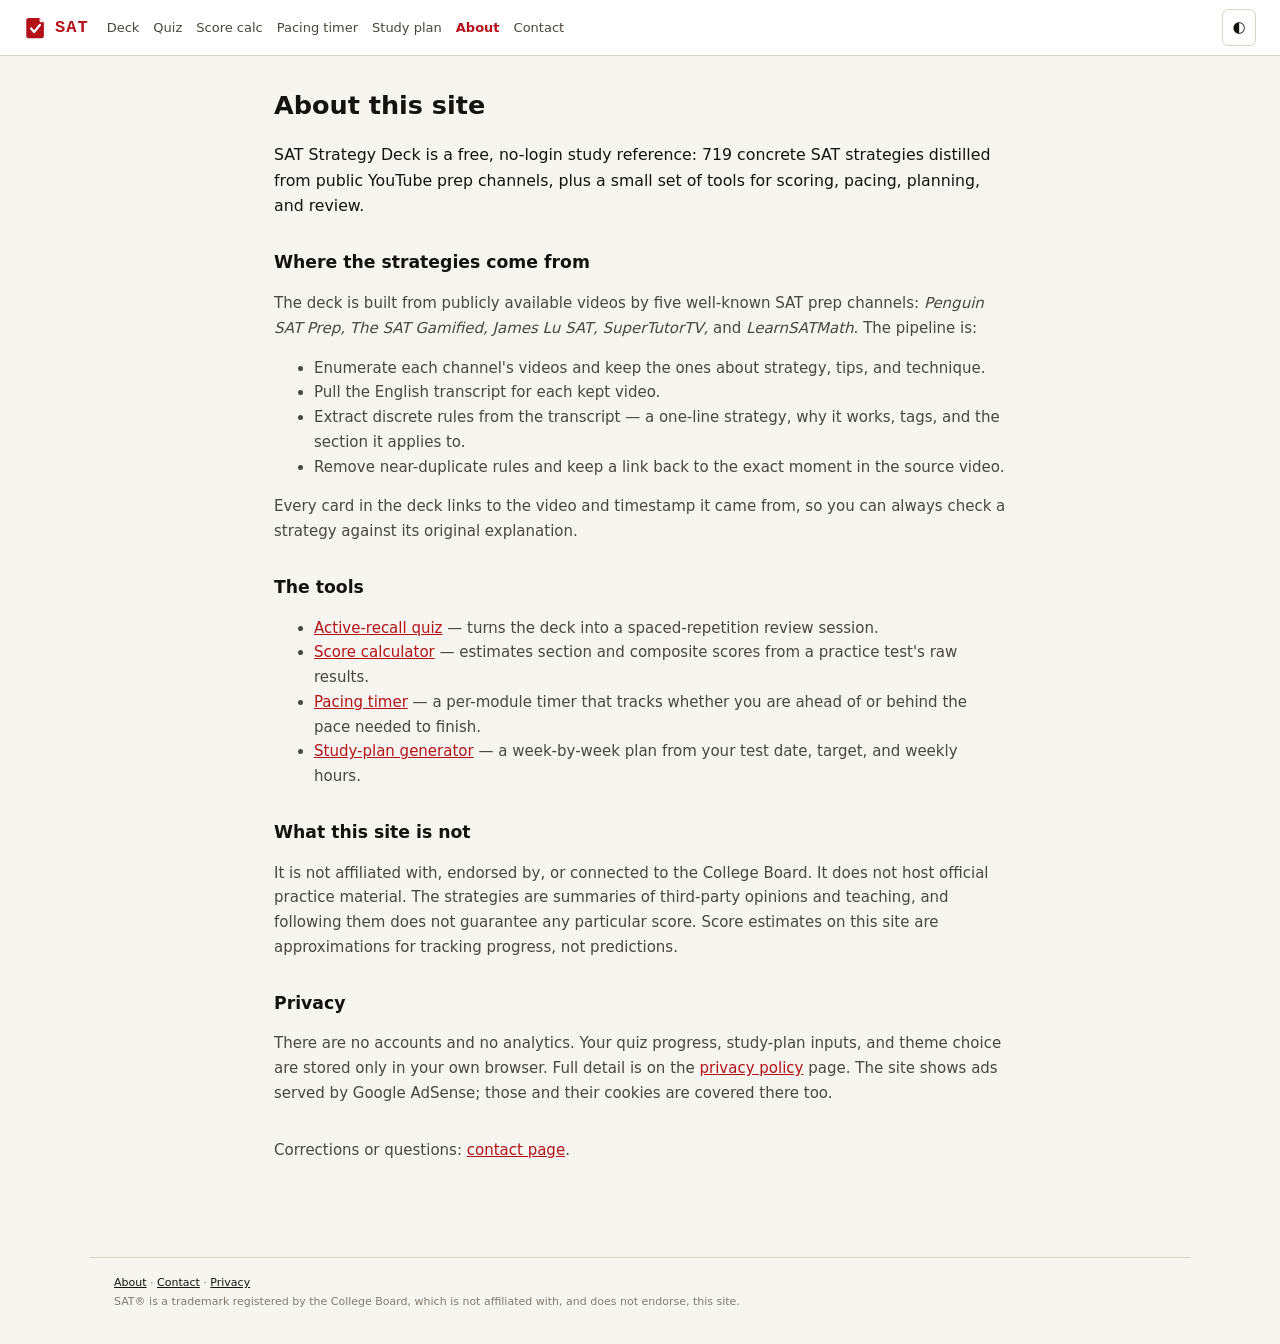
<file: about.html>
<!doctype html>
<html lang="en">
<head>
  <meta charset="utf-8" />
  <meta name="viewport" content="width=device-width,initial-scale=1" />
  <meta name="description" content="What the SAT Strategy Deck is, how the 719 strategies were sourced and distilled from five YouTube prep channels, and how to use the site's tools." />
  <link rel="canonical" href="https://strategy.nicxon.tech/about.html" />
  <meta property="og:type" content="website" />
  <meta property="og:site_name" content="SAT Strategy Deck" />
  <meta property="og:url" content="https://strategy.nicxon.tech/about.html" />
  <meta property="og:title" content="About the SAT Strategy Deck" />
  <meta property="og:description" content="How the 719 SAT strategies were sourced and distilled from five YouTube prep channels, and how to use the site's tools." />
  <meta property="og:image" content="https://strategy.nicxon.tech/og.png" />
  <meta name="twitter:card" content="summary_large_image" />
  <meta name="twitter:title" content="About the SAT Strategy Deck" />
  <meta name="twitter:description" content="How the 719 SAT strategies were sourced and distilled from five YouTube prep channels, and how to use the site's tools." />
  <meta name="twitter:image" content="https://strategy.nicxon.tech/og.png" />
  <title>About — SAT Strategy Deck</title>
  <script src="theme.js"></script>
  <link rel="stylesheet" href="styles.css" />
  <link rel="icon" href="/logo.svg" type="image/svg+xml" />
  <link rel="alternate icon" href="/favicon-32.png" sizes="32x32" />
  <link rel="apple-touch-icon" href="/apple-touch-icon.png" />
  <link rel="manifest" href="/site.webmanifest" />
  <meta name="theme-color" content="#b4121b" />
  <meta name="robots" content="index,follow,max-image-preview:large,max-snippet:-1,max-video-preview:-1" />
  <meta name="referrer" content="strict-origin-when-cross-origin" />
  <meta http-equiv="Content-Security-Policy" content="object-src 'none'; base-uri 'self'" />
  <script type="application/ld+json">
  {
    "@context": "https://schema.org",
    "@type": "BreadcrumbList",
    "itemListElement": [
      {
        "@type": "ListItem",
        "position": 1,
        "name": "SAT Strategy Deck",
        "item": "https://strategy.nicxon.tech/"
      },
      {
        "@type": "ListItem",
        "position": 2,
        "name": "About",
        "item": "https://strategy.nicxon.tech/about.html"
      }
    ]
  }
  </script>
  <script type="application/ld+json">
  {
    "@context": "https://schema.org",
    "@type": "AboutPage",
    "name": "About — SAT Strategy Deck",
    "url": "https://strategy.nicxon.tech/about.html",
    "isPartOf": {
      "@type": "WebSite",
      "name": "SAT Strategy Deck",
      "url": "https://strategy.nicxon.tech/"
    },
    "inLanguage": "en"
  }
  </script>
</head>
<body>
  <nav class="sitenav">
    <a href="/" class="sitenav-brand" aria-label="SAT Strategy Deck — home"><img src="/logo.svg" alt="" width="24" height="24" /><span>SAT</span></a>
    <div class="sitenav-links">
      <a href="/">Deck</a>
      <a href="/quiz.html">Quiz</a>
      <a href="/score-calculator.html">Score&nbsp;calc</a>
      <a href="/pacing-timer.html">Pacing&nbsp;timer</a>
      <a href="/study-plan.html">Study&nbsp;plan</a>
      <a href="/about.html" class="active">About</a>
      <a href="/contact.html">Contact</a>
    </div>
    <button id="theme" class="theme-btn" type="button" aria-label="Toggle theme" title="Toggle theme">◐</button>
  </nav>

  <main class="page">
    <h1>About this site</h1>
    <p class="lead">
      SAT Strategy Deck is a free, no-login study reference: 719 concrete SAT
      strategies distilled from public YouTube prep channels, plus a small set of
      tools for scoring, pacing, planning, and review.
    </p>

    <h2>Where the strategies come from</h2>
    <p>
      The deck is built from publicly available videos by five well-known SAT prep
      channels: <em>Penguin SAT Prep, The SAT Gamified, James Lu SAT, SuperTutorTV,</em>
      and <em>LearnSATMath</em>. The pipeline is:
    </p>
    <ul>
      <li>Enumerate each channel's videos and keep the ones about strategy, tips, and technique.</li>
      <li>Pull the English transcript for each kept video.</li>
      <li>Extract discrete rules from the transcript — a one-line strategy, why it works, tags, and the section it applies to.</li>
      <li>Remove near-duplicate rules and keep a link back to the exact moment in the source video.</li>
    </ul>
    <p>
      Every card in the deck links to the video and timestamp it came from, so you can
      always check a strategy against its original explanation.
    </p>

    <h2>The tools</h2>
    <ul>
      <li><a href="/quiz.html">Active-recall quiz</a> — turns the deck into a spaced-repetition review session.</li>
      <li><a href="/score-calculator.html">Score calculator</a> — estimates section and composite scores from a practice test's raw results.</li>
      <li><a href="/pacing-timer.html">Pacing timer</a> — a per-module timer that tracks whether you are ahead of or behind the pace needed to finish.</li>
      <li><a href="/study-plan.html">Study-plan generator</a> — a week-by-week plan from your test date, target, and weekly hours.</li>
    </ul>

    <h2>What this site is not</h2>
    <p>
      It is not affiliated with, endorsed by, or connected to the College Board. It does
      not host official practice material. The strategies are summaries of third-party
      opinions and teaching, and following them does not guarantee any particular score.
      Score estimates on this site are approximations for tracking progress, not
      predictions.
    </p>

    <h2>Privacy</h2>
    <p>
      There are no accounts and no analytics. Your quiz progress, study-plan inputs, and
      theme choice are stored only in your own browser. Full detail is on the
      <a href="/privacy.html">privacy policy</a> page. The site shows ads served by
      Google AdSense; those and their cookies are covered there too.
    </p>

    <p style="margin-top:32px;">
      Corrections or questions: <a href="/contact.html">contact page</a>.
    </p>
  </main>

  <footer>
    <div><a href="/about.html">About</a> · <a href="/contact.html">Contact</a> · <a href="/privacy.html">Privacy</a></div>
    <div>SAT® is a trademark registered by the College Board, which is not affiliated with, and does not endorse, this site.</div>
  </footer>
</body>
</html>
</file>
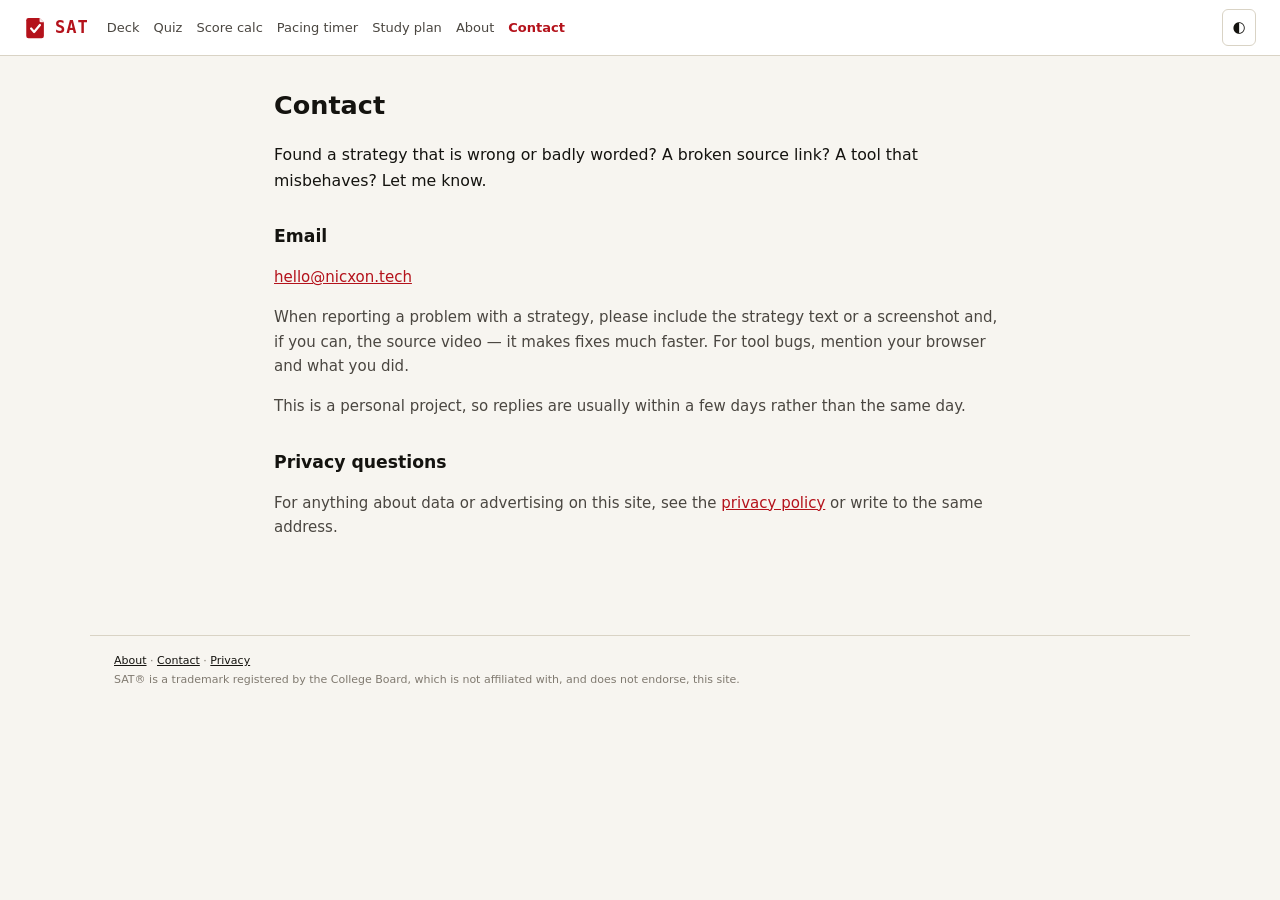
<file: contact.html>
<!doctype html>
<html lang="en">
<head>
  <meta charset="utf-8" />
  <meta name="viewport" content="width=device-width,initial-scale=1" />
  <meta name="description" content="How to reach the maintainer of the SAT Strategy Deck for corrections, broken links, or questions about the site." />
  <link rel="canonical" href="https://strategy.nicxon.tech/contact.html" />
  <meta property="og:type" content="website" />
  <meta property="og:site_name" content="SAT Strategy Deck" />
  <meta property="og:url" content="https://strategy.nicxon.tech/contact.html" />
  <meta property="og:title" content="Contact — SAT Strategy Deck" />
  <meta property="og:description" content="How to reach the maintainer for corrections, broken links or questions about the site." />
  <meta property="og:image" content="https://strategy.nicxon.tech/og.png" />
  <meta name="twitter:card" content="summary_large_image" />
  <meta name="twitter:title" content="Contact — SAT Strategy Deck" />
  <meta name="twitter:description" content="How to reach the maintainer for corrections, broken links or questions about the site." />
  <meta name="twitter:image" content="https://strategy.nicxon.tech/og.png" />
  <title>Contact — SAT Strategy Deck</title>
  <script src="theme.js"></script>
  <link rel="stylesheet" href="styles.css" />
  <link rel="icon" href="/logo.svg" type="image/svg+xml" />
  <link rel="alternate icon" href="/favicon-32.png" sizes="32x32" />
  <link rel="apple-touch-icon" href="/apple-touch-icon.png" />
  <link rel="manifest" href="/site.webmanifest" />
  <meta name="theme-color" content="#b4121b" />
  <meta name="robots" content="index,follow,max-image-preview:large,max-snippet:-1,max-video-preview:-1" />
  <meta name="referrer" content="strict-origin-when-cross-origin" />
  <meta http-equiv="Content-Security-Policy" content="object-src 'none'; base-uri 'self'" />
  <script type="application/ld+json">
  {
    "@context": "https://schema.org",
    "@type": "BreadcrumbList",
    "itemListElement": [
      {
        "@type": "ListItem",
        "position": 1,
        "name": "SAT Strategy Deck",
        "item": "https://strategy.nicxon.tech/"
      },
      {
        "@type": "ListItem",
        "position": 2,
        "name": "Contact",
        "item": "https://strategy.nicxon.tech/contact.html"
      }
    ]
  }
  </script>
  <script type="application/ld+json">
  {
    "@context": "https://schema.org",
    "@type": "ContactPage",
    "name": "Contact — SAT Strategy Deck",
    "url": "https://strategy.nicxon.tech/contact.html",
    "isPartOf": {
      "@type": "WebSite",
      "name": "SAT Strategy Deck",
      "url": "https://strategy.nicxon.tech/"
    },
    "inLanguage": "en"
  }
  </script>
</head>
<body>
  <nav class="sitenav">
    <a href="/" class="sitenav-brand" aria-label="SAT Strategy Deck — home"><img src="/logo.svg" alt="" width="24" height="24" /><span>SAT</span></a>
    <div class="sitenav-links">
      <a href="/">Deck</a>
      <a href="/quiz.html">Quiz</a>
      <a href="/score-calculator.html">Score&nbsp;calc</a>
      <a href="/pacing-timer.html">Pacing&nbsp;timer</a>
      <a href="/study-plan.html">Study&nbsp;plan</a>
      <a href="/about.html">About</a>
      <a href="/contact.html" class="active">Contact</a>
    </div>
    <button id="theme" class="theme-btn" type="button" aria-label="Toggle theme" title="Toggle theme">◐</button>
  </nav>

  <main class="page">
    <h1>Contact</h1>
    <p class="lead">
      Found a strategy that is wrong or badly worded? A broken source link? A tool
      that misbehaves? Let me know.
    </p>

    <h2>Email</h2>
    <p>
      <a href="mailto:hello@nicxon.tech?subject=SAT%20Strategy%20Deck">hello@nicxon.tech</a>
    </p>
    <p>
      When reporting a problem with a strategy, please include the strategy text or a
      screenshot and, if you can, the source video — it makes fixes much faster. For
      tool bugs, mention your browser and what you did.
    </p>
    <p>
      This is a personal project, so replies are usually within a few days rather than
      the same day.
    </p>

    <h2>Privacy questions</h2>
    <p>
      For anything about data or advertising on this site, see the
      <a href="/privacy.html">privacy policy</a> or write to the same address.
    </p>
  </main>

  <footer>
    <div><a href="/about.html">About</a> · <a href="/contact.html">Contact</a> · <a href="/privacy.html">Privacy</a></div>
    <div>SAT® is a trademark registered by the College Board, which is not affiliated with, and does not endorse, this site.</div>
  </footer>
</body>
</html>
</file>
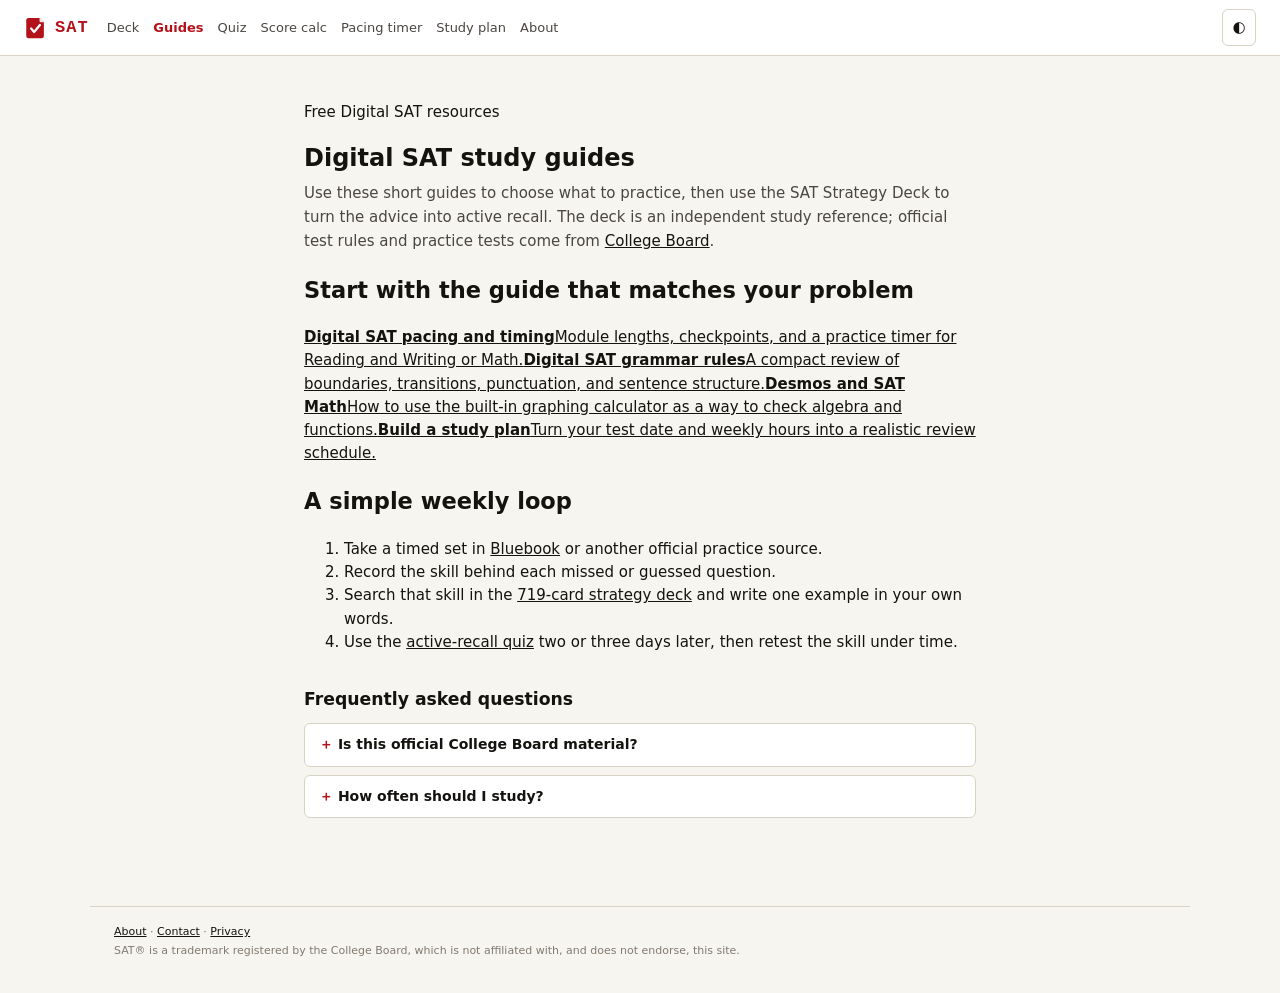
<file: guides.html>
<!doctype html>
<html lang="en">
<head>
  <meta charset="utf-8" />
  <meta name="viewport" content="width=device-width,initial-scale=1" />
  <title>Digital SAT Study Guides — SAT Strategy Deck</title>
  <meta name="description" content="Practical Digital SAT study guides for pacing, grammar, math, Desmos, practice tests, and review. Free tools and source links from SAT Strategy Deck." />
  <link rel="canonical" href="https://strategy.nicxon.tech/guides.html" />
  <meta property="og:type" content="website" /><meta property="og:site_name" content="SAT Strategy Deck" />
  <meta property="og:title" content="Digital SAT Study Guides" /><meta property="og:description" content="Free, practical guides for Digital SAT pacing, grammar, math, Desmos, and review." /><meta property="og:url" content="https://strategy.nicxon.tech/guides.html" /><meta property="og:image" content="https://strategy.nicxon.tech/og.png" />
  <meta name="robots" content="index,follow" />
  <link rel="stylesheet" href="styles.css" /><link rel="icon" href="/logo.svg" type="image/svg+xml" />
  <script type="application/ld+json">{"@context":"https://schema.org","@type":"CollectionPage","name":"Digital SAT Study Guides","url":"https://strategy.nicxon.tech/guides.html","isAccessibleForFree":true,"hasPart":[{"@type":"Article","headline":"How to pace the Digital SAT"},{"@type":"Article","headline":"Digital SAT grammar rules to review"},{"@type":"Article","headline":"Using Desmos on Digital SAT Math"}]}</script>
</head>
<body>
  <nav class="sitenav"><a href="/" class="sitenav-brand" aria-label="SAT Strategy Deck — home"><img src="/logo.svg" alt="" width="24" height="24" /><span>SAT</span></a><div class="sitenav-links"><a href="/">Deck</a><a href="/guides.html" class="active">Guides</a><a href="/quiz.html">Quiz</a><a href="/score-calculator.html">Score&nbsp;calc</a><a href="/pacing-timer.html">Pacing&nbsp;timer</a><a href="/study-plan.html">Study&nbsp;plan</a><a href="/about.html">About</a></div><button id="theme" class="theme-btn" type="button" aria-label="Toggle theme">◐</button></nav>
  <main class="tool">
    <p class="eyebrow">Free Digital SAT resources</p><h1>Digital SAT study guides</h1>
    <p class="intro">Use these short guides to choose what to practice, then use the SAT Strategy Deck to turn the advice into active recall. The deck is an independent study reference; official test rules and practice tests come from <a href="https://satsuite.collegeboard.org/sat" rel="noopener">College Board</a>.</p>
    <section class="guide"><h2>Start with the guide that matches your problem</h2>
      <div class="tool-links"><a href="/pacing-timer.html"><strong>Digital SAT pacing and timing</strong><span>Module lengths, checkpoints, and a practice timer for Reading and Writing or Math.</span></a><a href="/sat-grammar-rules.html"><strong>Digital SAT grammar rules</strong><span>A compact review of boundaries, transitions, punctuation, and sentence structure.</span></a><a href="/sat-math-desmos-guide.html"><strong>Desmos and SAT Math</strong><span>How to use the built-in graphing calculator as a way to check algebra and functions.</span></a><a href="/study-plan.html"><strong>Build a study plan</strong><span>Turn your test date and weekly hours into a realistic review schedule.</span></a></div>
    </section>
    <section class="guide"><h2>A simple weekly loop</h2><ol><li>Take a timed set in <a href="https://bluebook.collegeboard.org/students/practice" rel="noopener">Bluebook</a> or another official practice source.</li><li>Record the skill behind each missed or guessed question.</li><li>Search that skill in the <a href="/">719-card strategy deck</a> and write one example in your own words.</li><li>Use the <a href="/quiz.html">active-recall quiz</a> two or three days later, then retest the skill under time.</li></ol></section>
    <section class="faq"><h2>Frequently asked questions</h2><details><summary>Is this official College Board material?</summary><p>No. The strategy deck and guides are independent study aids. Use College Board for the current test structure, registration, accommodations, and official practice.</p></details><details><summary>How often should I study?</summary><p>Consistency matters more than a single long session. Two or three focused sessions each week give you time to learn a rule, apply it, and retrieve it later.</p></details></section>
  </main>
  <footer><div><a href="/about.html">About</a> · <a href="/contact.html">Contact</a> · <a href="/privacy.html">Privacy</a></div><div>SAT® is a trademark registered by the College Board, which is not affiliated with, and does not endorse, this site.</div></footer>
  <script src="theme.js"></script>
</body></html>
</file>
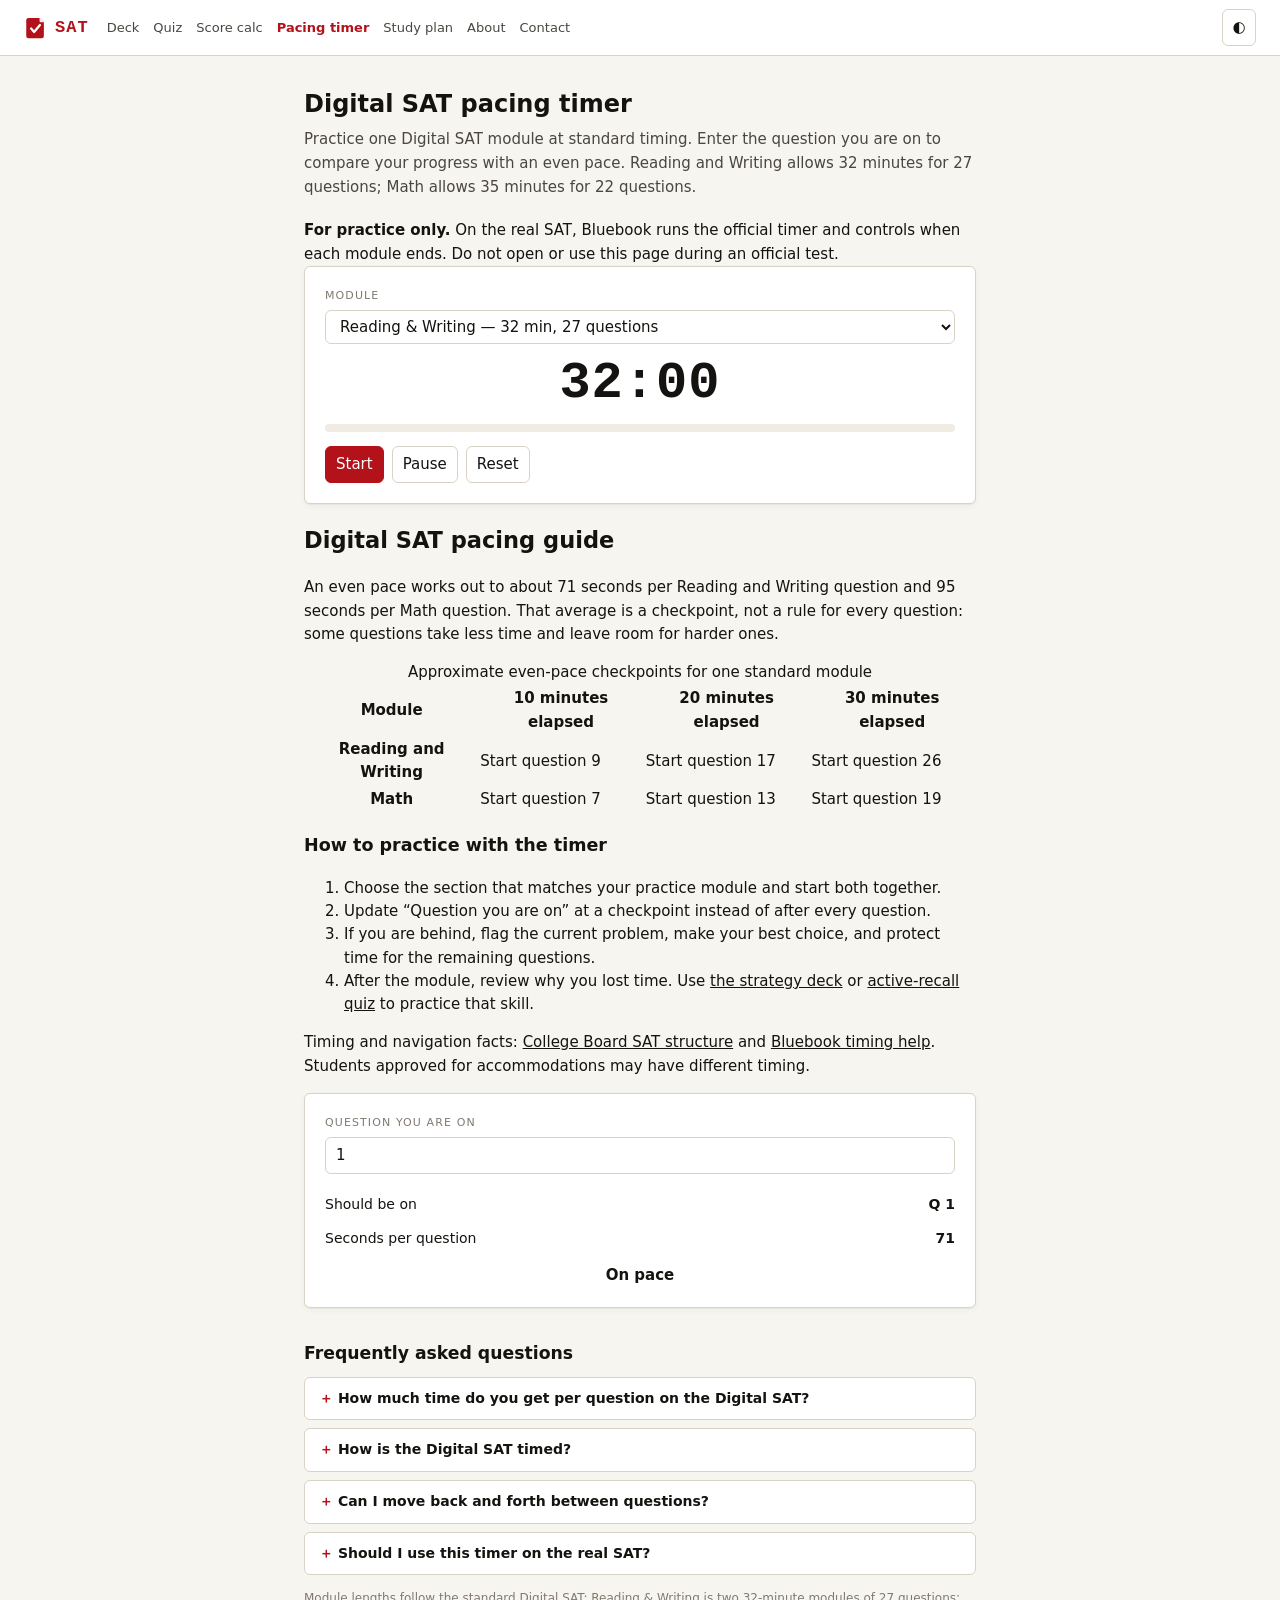
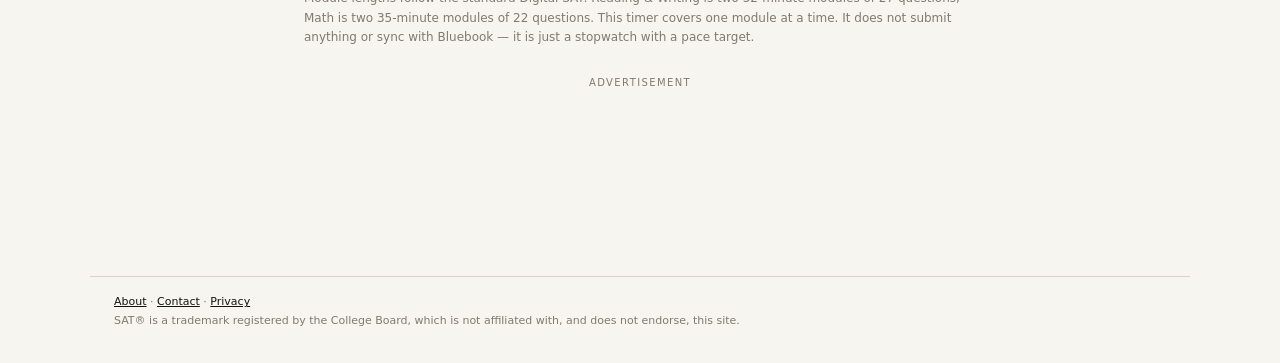
<file: pacing-timer.html>
<!doctype html>
<html lang="en">
<head>
  <meta charset="utf-8" />
  <meta name="viewport" content="width=device-width,initial-scale=1" />
  <meta name="description" content="Free Digital SAT pacing timer with official module lengths, per-question pace, checkpoints, and clear guidance for practice versus test day." />
  <link rel="canonical" href="https://strategy.nicxon.tech/pacing-timer.html" />
  <meta property="og:type" content="website" />
  <meta property="og:site_name" content="SAT Strategy Deck" />
  <meta property="og:url" content="https://strategy.nicxon.tech/pacing-timer.html" />
  <meta property="og:title" content="Digital SAT Pacing Timer" />
  <meta property="og:description" content="A Digital SAT module timer with per-question pace guidance: which question you should be on, and whether you are ahead or behind." />
  <meta property="og:image" content="https://strategy.nicxon.tech/og.png" />
  <meta name="twitter:card" content="summary_large_image" />
  <meta name="twitter:title" content="Digital SAT Pacing Timer" />
  <meta name="twitter:description" content="A Digital SAT module timer with per-question pace guidance: which question you should be on, and whether you are ahead or behind." />
  <meta name="twitter:image" content="https://strategy.nicxon.tech/og.png" />
  <title>Digital SAT Pacing Timer — SAT Strategy Deck</title>
  <script src="theme.js"></script>
  <script async src="https://pagead2.googlesyndication.com/pagead/js/adsbygoogle.js?client=ca-pub-5866794555885279" crossorigin="anonymous"></script>
  <link rel="stylesheet" href="styles.css" />
  <link rel="icon" href="/logo.svg" type="image/svg+xml" />
  <link rel="alternate icon" href="/favicon-32.png" sizes="32x32" />
  <link rel="apple-touch-icon" href="/apple-touch-icon.png" />
  <link rel="manifest" href="/site.webmanifest" />
  <meta name="theme-color" content="#b4121b" />
  <meta name="robots" content="index,follow,max-image-preview:large,max-snippet:-1,max-video-preview:-1" />
  <meta name="referrer" content="strict-origin-when-cross-origin" />
  <meta http-equiv="Content-Security-Policy" content="object-src 'none'; base-uri 'self'" />
  <script type="application/ld+json">
  {
    "@context": "https://schema.org",
    "@type": "WebApplication",
    "name": "Digital SAT Pacing Timer",
    "url": "https://strategy.nicxon.tech/pacing-timer.html",
    "applicationCategory": "EducationalApplication",
    "operatingSystem": "Any (web browser)",
    "description": "Single-module countdown for the Digital SAT (Reading & Writing 32 min / 27 questions, Math 35 min / 22 questions) that shows which question you should be on and whether you are ahead or behind pace.",
    "isAccessibleForFree": true,
    "offers": { "@type": "Offer", "price": "0", "priceCurrency": "USD" }
  }
  </script>
  <script type="application/ld+json">
  {
    "@context": "https://schema.org",
    "@type": "FAQPage",
    "mainEntity": [
      {
        "@type": "Question",
        "name": "How much time do you get per question on the Digital SAT?",
        "acceptedAnswer": {
          "@type": "Answer",
          "text": "About 71 seconds per question in Reading and Writing (32 minutes for 27 questions) and about 95 seconds per question in Math (35 minutes for 22 questions). The timer uses these rates to show which question you should be on."
        }
      },
      {
        "@type": "Question",
        "name": "How is the Digital SAT timed?",
        "acceptedAnswer": {
          "@type": "Answer",
          "text": "Each section is split into two separately timed modules. Reading and Writing is two 32-minute modules of 27 questions; Math is two 35-minute modules of 22 questions. Once a module's time is up you cannot return to it."
        }
      },
      {
        "@type": "Question",
        "name": "Can I move back and forth between questions?",
        "acceptedAnswer": {
          "@type": "Answer",
          "text": "Yes. Within a module you can flag questions and return to them before that module's time runs out. This timer covers one module at a time."
        }
      }
    ]
  }
  </script>
  <script type="application/ld+json">
  {
    "@context": "https://schema.org",
    "@type": "BreadcrumbList",
    "itemListElement": [
      {
        "@type": "ListItem",
        "position": 1,
        "name": "SAT Strategy Deck",
        "item": "https://strategy.nicxon.tech/"
      },
      {
        "@type": "ListItem",
        "position": 2,
        "name": "Digital SAT pacing timer",
        "item": "https://strategy.nicxon.tech/pacing-timer.html"
      }
    ]
  }
  </script>
</head>
<body>
  <nav class="sitenav">
    <a href="/" class="sitenav-brand" aria-label="SAT Strategy Deck — home"><img src="/logo.svg" alt="" width="24" height="24" /><span>SAT</span></a>
    <div class="sitenav-links">
      <a href="/">Deck</a>
      <a href="/quiz.html">Quiz</a>
      <a href="/score-calculator.html">Score&nbsp;calc</a>
      <a href="/pacing-timer.html" class="active">Pacing&nbsp;timer</a>
      <a href="/study-plan.html">Study&nbsp;plan</a>
      <a href="/about.html">About</a>
      <a href="/contact.html">Contact</a>
    </div>
    <button id="theme" class="theme-btn" type="button" aria-label="Toggle theme" title="Toggle theme">◐</button>
  </nav>

  <main class="tool">
    <h1>Digital SAT pacing timer</h1>
    <p class="intro">
      Practice one Digital SAT module at standard timing. Enter the question you are on
      to compare your progress with an even pace. Reading and Writing allows 32 minutes
      for 27 questions; Math allows 35 minutes for 22 questions.
    </p>
    <aside class="notice"><strong>For practice only.</strong> On the real SAT, Bluebook runs the official timer and controls when each module ends. Do not open or use this page during an official test.</aside>

    <div class="tool-panel">
      <div class="field">
        <label for="module">Module</label>
        <select id="module">
          <option value="rw">Reading &amp; Writing — 32 min, 27 questions</option>
          <option value="math">Math — 35 min, 22 questions</option>
        </select>
      </div>

      <div class="clock" id="clock">32:00</div>
      <div class="track"><div id="bar"></div></div>

      <div class="btns" style="margin-top:14px;">
        <button id="start" class="primary" type="button">Start</button>
        <button id="pause" type="button" disabled>Pause</button>
        <button id="reset" type="button">Reset</button>
      </div>
    </div>

    <section class="guide" aria-labelledby="pacing-guide-title">
      <h2 id="pacing-guide-title">Digital SAT pacing guide</h2>
      <p>An even pace works out to about 71 seconds per Reading and Writing question and 95 seconds per Math question. That average is a checkpoint, not a rule for every question: some questions take less time and leave room for harder ones.</p>
      <div class="pace-table-wrap">
        <table class="pace-table">
          <caption>Approximate even-pace checkpoints for one standard module</caption>
          <thead><tr><th scope="col">Module</th><th scope="col">10 minutes elapsed</th><th scope="col">20 minutes elapsed</th><th scope="col">30 minutes elapsed</th></tr></thead>
          <tbody>
            <tr><th scope="row">Reading and Writing</th><td>Start question 9</td><td>Start question 17</td><td>Start question 26</td></tr>
            <tr><th scope="row">Math</th><td>Start question 7</td><td>Start question 13</td><td>Start question 19</td></tr>
          </tbody>
        </table>
      </div>
      <h3>How to practice with the timer</h3>
      <ol>
        <li>Choose the section that matches your practice module and start both together.</li>
        <li>Update “Question you are on” at a checkpoint instead of after every question.</li>
        <li>If you are behind, flag the current problem, make your best choice, and protect time for the remaining questions.</li>
        <li>After the module, review why you lost time. Use <a href="/">the strategy deck</a> or <a href="/quiz.html">active-recall quiz</a> to practice that skill.</li>
      </ol>
      <p class="source-note">Timing and navigation facts: <a href="https://satsuite.collegeboard.org/sat-school-day/taking-the-test/structure" rel="noopener">College Board SAT structure</a> and <a href="https://bluebook.collegeboard.org/help-center/how-does-timing-work-bluebook" rel="noopener">Bluebook timing help</a>. Students approved for accommodations may have different timing.</p>
    </section>

    <div class="tool-panel">
      <div class="field">
        <label for="qnum">Question you are on</label>
        <input id="qnum" type="number" min="1" step="1" inputmode="numeric" value="1" />
      </div>
      <div class="pace-line"><span>Should be on</span><b id="onpace">Q 1</b></div>
      <div class="pace-line"><span>Seconds per question</span><b id="perq">71</b></div>
      <div class="pace-status" id="status"></div>
    </div>

    <section class="faq">
      <h2>Frequently asked questions</h2>
      <details>
        <summary>How much time do you get per question on the Digital SAT?</summary>
        <p>About 71 seconds per question in Reading and Writing (32 minutes for 27 questions) and about 95 seconds per question in Math (35 minutes for 22 questions). These are section-wide averages, so individual questions can take more or less time.</p>
      </details>
      <details>
        <summary>How is the Digital SAT timed?</summary>
        <p>Each section is split into two separately timed modules. Reading and Writing is two 32-minute modules of 27 questions; Math is two 35-minute modules of 22 questions. Once a module's time is up you cannot return to it.</p>
      </details>
      <details>
        <summary>Can I move back and forth between questions?</summary>
        <p>Yes. Within a module you can flag questions and return to them before that module's time runs out. This timer covers one module at a time.</p>
      </details>
      <details>
        <summary>Should I use this timer on the real SAT?</summary>
        <p>No. Use it only for independent practice. During the real SAT, Bluebook displays the official countdown and moves you between separately timed modules.</p>
      </details>
    </section>
    <p class="disclaimer">
      Module lengths follow the standard Digital SAT: Reading &amp; Writing is two
      32-minute modules of 27 questions; Math is two 35-minute modules of 22 questions.
      This timer covers one module at a time. It does not submit anything or sync with
      Bluebook — it is just a stopwatch with a pace target.
    </p>
    <aside class="tool-ad">
      <span class="ad-label">Advertisement</span>
      <ins class="adsbygoogle"
           style="display:block"
           data-ad-client="ca-pub-5866794555885279"
           data-ad-slot="6294639082"
           data-ad-format="auto"
           data-full-width-responsive="true"></ins>
      <script>(adsbygoogle = window.adsbygoogle || []).push({});</script>
    </aside>
  </main>

  <footer>
    <div><a href="/about.html">About</a> · <a href="/contact.html">Contact</a> · <a href="/privacy.html">Privacy</a></div>
    <div>SAT® is a trademark registered by the College Board, which is not affiliated with, and does not endorse, this site.</div>
  </footer>

  <script src="pacing-timer.js"></script>
</body>
</html>
</file>
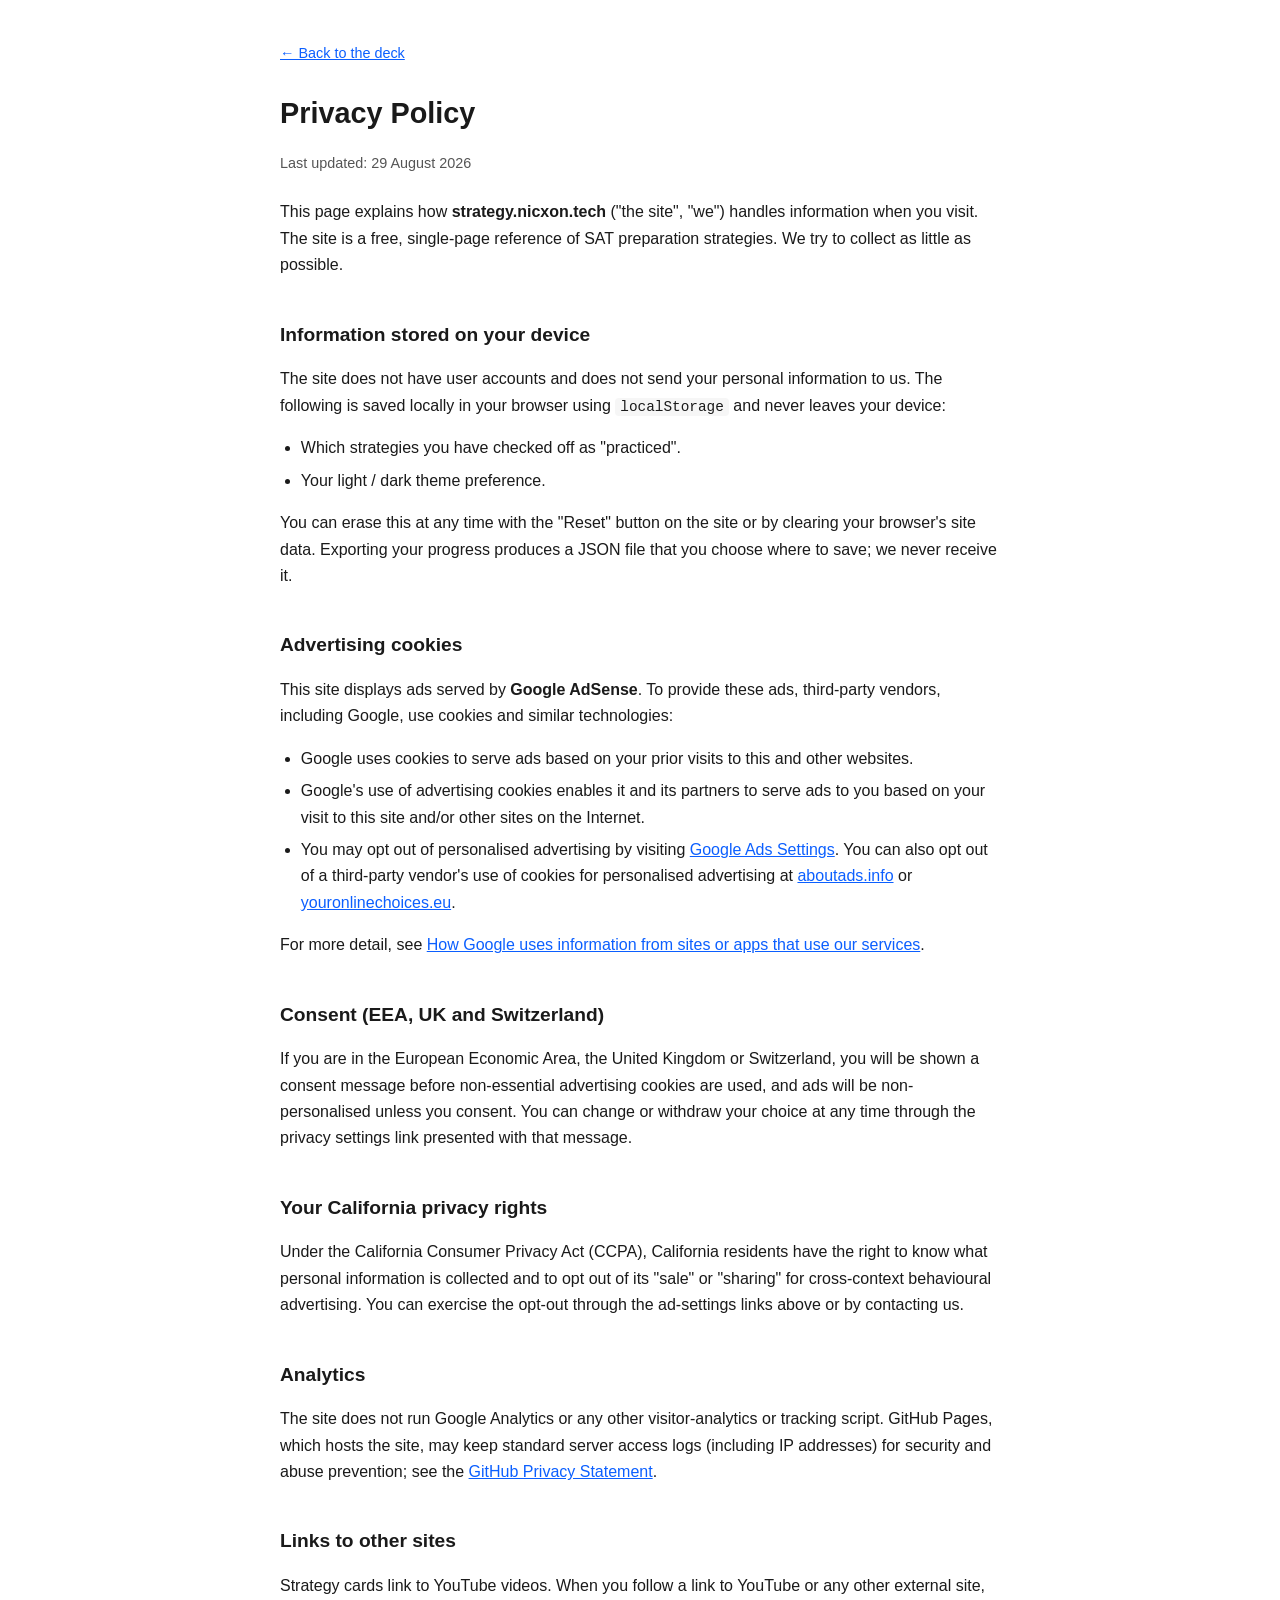
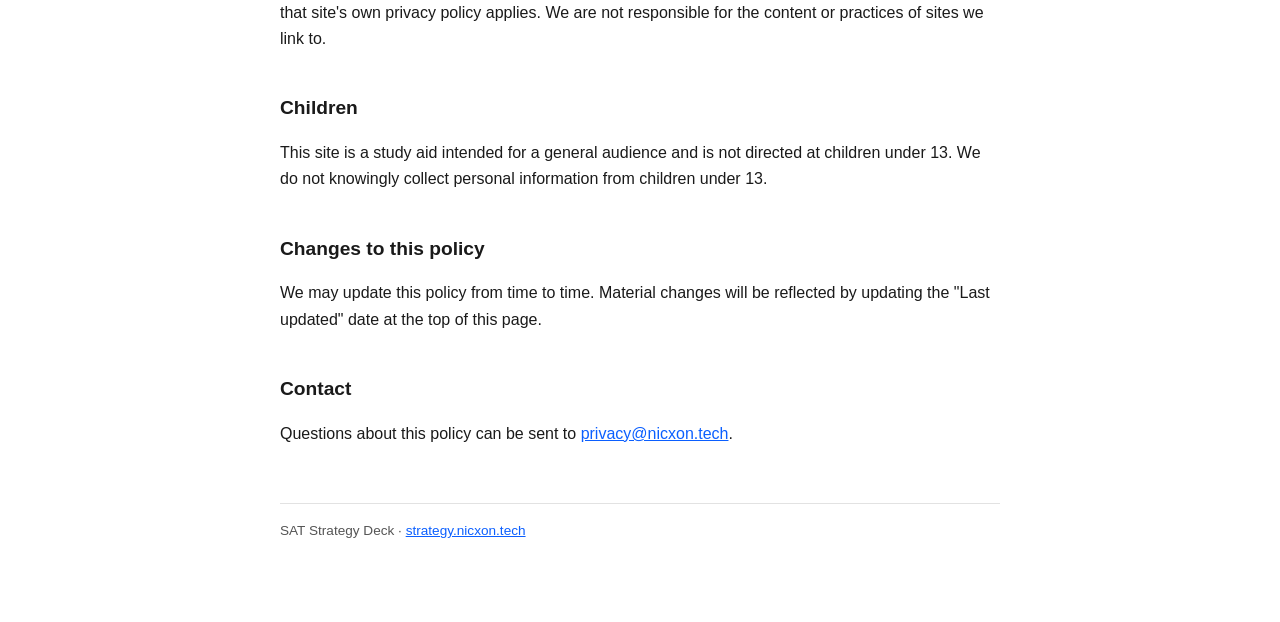
<file: privacy.html>
<!doctype html>
<html lang="en">
<head>
  <meta charset="utf-8" />
  <meta name="viewport" content="width=device-width,initial-scale=1" />
  <meta name="description" content="Privacy policy for the SAT Strategy Deck (strategy.nicxon.tech): what is stored on your device, and how third-party advertising cookies are used." />
  <link rel="canonical" href="https://strategy.nicxon.tech/privacy.html" />
  <title>Privacy Policy — SAT Strategy Deck</title>
  <link rel="icon" href="/logo.svg" type="image/svg+xml" />
  <link rel="alternate icon" href="/favicon-32.png" sizes="32x32" />
  <link rel="apple-touch-icon" href="/apple-touch-icon.png" />
  <link rel="manifest" href="/site.webmanifest" />
  <meta name="theme-color" content="#b4121b" />
  <meta name="robots" content="index,follow,max-image-preview:large,max-snippet:-1" />
  <meta name="referrer" content="strict-origin-when-cross-origin" />
  <meta http-equiv="Content-Security-Policy" content="object-src 'none'; base-uri 'self'" />
  <style>
    :root {
      color-scheme: light dark;
      --bg: #ffffff;
      --fg: #1a1a1a;
      --muted: #555;
      --rule: #e2e2e2;
      --link: #0b5fff;
      --accent-bg: #f6f6f6;
    }
    @media (prefers-color-scheme: dark) {
      :root {
        --bg: #14161a;
        --fg: #e8e8e8;
        --muted: #a0a0a0;
        --rule: #2c2f36;
        --link: #6ea8ff;
        --accent-bg: #1c1f25;
      }
    }
    * { box-sizing: border-box; }
    body {
      margin: 0;
      background: var(--bg);
      color: var(--fg);
      font: 16px/1.65 -apple-system, BlinkMacSystemFont, "Segoe UI", Roboto, Helvetica, Arial, sans-serif;
    }
    .wrap { max-width: 760px; margin: 0 auto; padding: 40px 20px 80px; }
    a { color: var(--link); }
    h1 { font-size: 1.8rem; margin: 0 0 4px; }
    h2 { font-size: 1.2rem; margin: 40px 0 10px; }
    .updated { color: var(--muted); font-size: 0.9rem; margin-bottom: 24px; }
    .back { display: inline-block; margin-bottom: 24px; font-size: 0.9rem; }
    ul { padding-left: 1.3em; }
    li { margin: 6px 0; }
    code { background: var(--accent-bg); padding: 1px 5px; border-radius: 4px; font-size: 0.9em; }
    footer { margin-top: 56px; padding-top: 16px; border-top: 1px solid var(--rule); color: var(--muted); font-size: 0.85rem; }
  </style>
</head>
<body>
  <div class="wrap">
    <a class="back" href="/">&larr; Back to the deck</a>
    <h1>Privacy Policy</h1>
    <p class="updated">Last updated: 29 August 2026</p>

    <p>
      This page explains how <strong>strategy.nicxon.tech</strong> ("the site", "we")
      handles information when you visit. The site is a free, single-page reference of
      SAT preparation strategies. We try to collect as little as possible.
    </p>

    <h2>Information stored on your device</h2>
    <p>
      The site does not have user accounts and does not send your personal information
      to us. The following is saved locally in your browser using <code>localStorage</code>
      and never leaves your device:
    </p>
    <ul>
      <li>Which strategies you have checked off as "practiced".</li>
      <li>Your light / dark theme preference.</li>
    </ul>
    <p>
      You can erase this at any time with the "Reset" button on the site or by clearing
      your browser's site data. Exporting your progress produces a JSON file that you
      choose where to save; we never receive it.
    </p>

    <h2>Advertising cookies</h2>
    <p>
      This site displays ads served by <strong>Google AdSense</strong>. To provide these
      ads, third-party vendors, including Google, use cookies and similar technologies:
    </p>
    <ul>
      <li>
        Google uses cookies to serve ads based on your prior visits to this and other
        websites.
      </li>
      <li>
        Google's use of advertising cookies enables it and its partners to serve ads to
        you based on your visit to this site and/or other sites on the Internet.
      </li>
      <li>
        You may opt out of personalised advertising by visiting
        <a href="https://www.google.com/settings/ads" target="_blank" rel="noopener">Google Ads Settings</a>.
        You can also opt out of a third-party vendor's use of cookies for personalised
        advertising at
        <a href="https://www.aboutads.info/choices/" target="_blank" rel="noopener">aboutads.info</a>
        or
        <a href="https://www.youronlinechoices.eu/" target="_blank" rel="noopener">youronlinechoices.eu</a>.
      </li>
    </ul>
    <p>
      For more detail, see
      <a href="https://policies.google.com/technologies/partner-sites" target="_blank" rel="noopener">
        How Google uses information from sites or apps that use our services</a>.
    </p>

    <h2>Consent (EEA, UK and Switzerland)</h2>
    <p>
      If you are in the European Economic Area, the United Kingdom or Switzerland, you
      will be shown a consent message before non-essential advertising cookies are used,
      and ads will be non-personalised unless you consent. You can change or withdraw
      your choice at any time through the privacy settings link presented with that
      message.
    </p>

    <h2>Your California privacy rights</h2>
    <p>
      Under the California Consumer Privacy Act (CCPA), California residents have the
      right to know what personal information is collected and to opt out of its "sale"
      or "sharing" for cross-context behavioural advertising. You can exercise the
      opt-out through the ad-settings links above or by contacting us.
    </p>

    <h2>Analytics</h2>
    <p>
      The site does not run Google Analytics or any other visitor-analytics or tracking
      script. GitHub Pages, which hosts the site, may keep standard server access logs
      (including IP addresses) for security and abuse prevention; see the
      <a href="https://docs.github.com/en/site-policy/privacy-policies/github-general-privacy-statement" target="_blank" rel="noopener">GitHub Privacy Statement</a>.
    </p>

    <h2>Links to other sites</h2>
    <p>
      Strategy cards link to YouTube videos. When you follow a link to YouTube or any
      other external site, that site's own privacy policy applies. We are not
      responsible for the content or practices of sites we link to.
    </p>

    <h2>Children</h2>
    <p>
      This site is a study aid intended for a general audience and is not directed at
      children under 13. We do not knowingly collect personal information from children
      under 13.
    </p>

    <h2>Changes to this policy</h2>
    <p>
      We may update this policy from time to time. Material changes will be reflected by
      updating the "Last updated" date at the top of this page.
    </p>

    <h2>Contact</h2>
    <p>
      Questions about this policy can be sent to
      <a href="mailto:privacy@nicxon.tech">privacy@nicxon.tech</a>.
    </p>

    <footer>
      SAT Strategy Deck &middot; <a href="/">strategy.nicxon.tech</a>
    </footer>
  </div>
</body>
</html>
</file>
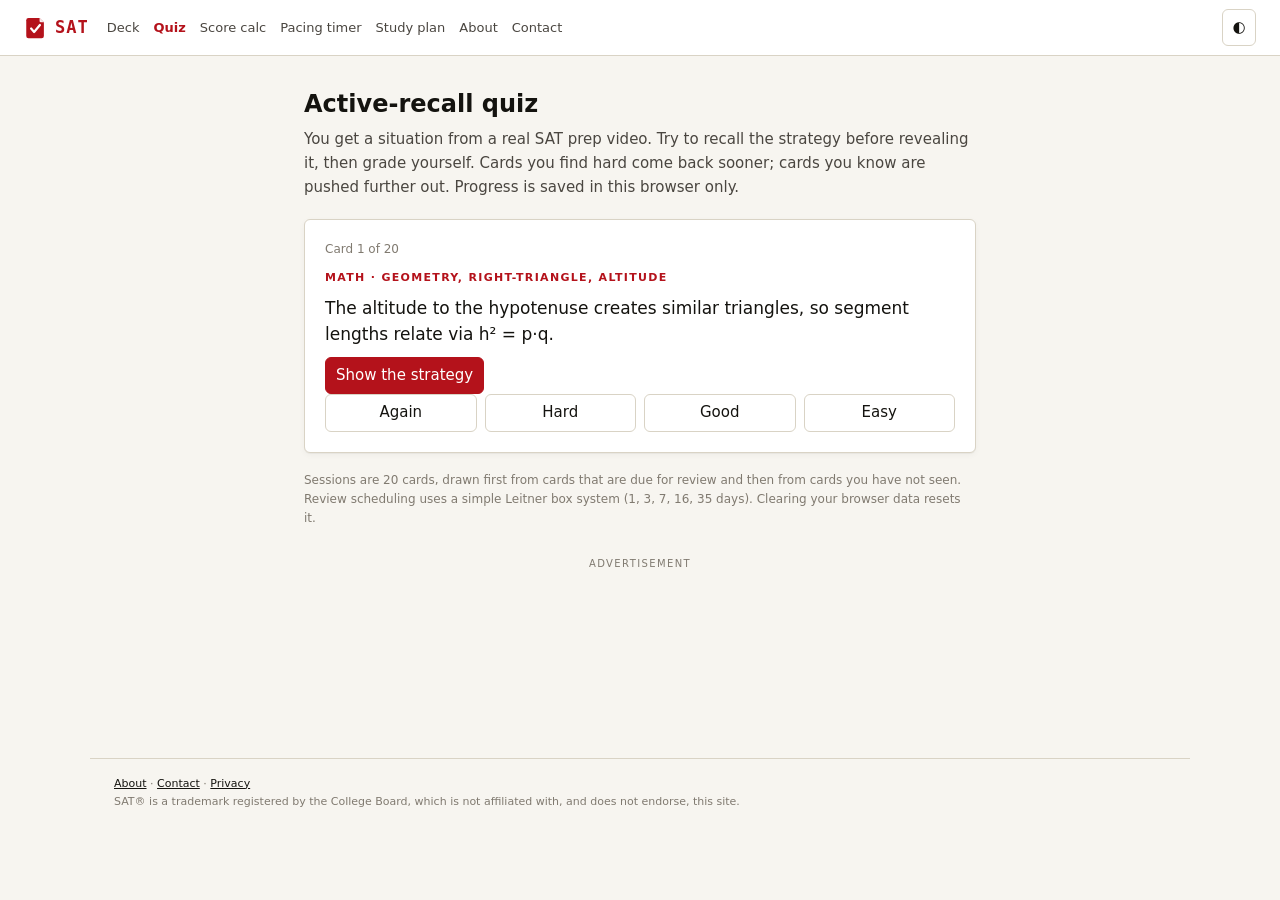
<file: quiz.html>
<!doctype html>
<html lang="en">
<head>
  <meta charset="utf-8" />
  <meta name="viewport" content="width=device-width,initial-scale=1" />
  <meta name="description" content="Active-recall quiz over the SAT strategy deck with spaced repetition: read the situation, recall the strategy, self-grade, and it schedules each card for review." />
  <link rel="canonical" href="https://strategy.nicxon.tech/quiz.html" />
  <meta property="og:type" content="website" />
  <meta property="og:site_name" content="SAT Strategy Deck" />
  <meta property="og:url" content="https://strategy.nicxon.tech/quiz.html" />
  <meta property="og:title" content="SAT Strategy Quiz — active recall" />
  <meta property="og:description" content="Spaced-repetition quiz over 719 SAT prep strategies. Read the situation, recall the strategy, self-grade; it schedules each card for review." />
  <meta property="og:image" content="https://strategy.nicxon.tech/og.png" />
  <meta name="twitter:card" content="summary_large_image" />
  <meta name="twitter:title" content="SAT Strategy Quiz — active recall" />
  <meta name="twitter:description" content="Spaced-repetition quiz over 719 SAT prep strategies. Read the situation, recall the strategy, self-grade; it schedules each card for review." />
  <meta name="twitter:image" content="https://strategy.nicxon.tech/og.png" />
  <title>SAT Strategy Quiz — active recall — SAT Strategy Deck</title>
  <script src="theme.js"></script>
  <script async src="https://pagead2.googlesyndication.com/pagead/js/adsbygoogle.js?client=ca-pub-5866794555885279" crossorigin="anonymous"></script>
  <link rel="stylesheet" href="styles.css" />
  <link rel="icon" href="/logo.svg" type="image/svg+xml" />
  <link rel="alternate icon" href="/favicon-32.png" sizes="32x32" />
  <link rel="apple-touch-icon" href="/apple-touch-icon.png" />
  <link rel="manifest" href="/site.webmanifest" />
  <meta name="theme-color" content="#b4121b" />
  <meta name="robots" content="index,follow,max-image-preview:large,max-snippet:-1,max-video-preview:-1" />
  <meta name="referrer" content="strict-origin-when-cross-origin" />
  <meta http-equiv="Content-Security-Policy" content="object-src 'none'; base-uri 'self'" />
  <script type="application/ld+json">
  {
    "@context": "https://schema.org",
    "@type": "WebApplication",
    "name": "SAT Strategy Quiz (active recall)",
    "url": "https://strategy.nicxon.tech/quiz.html",
    "applicationCategory": "EducationalApplication",
    "operatingSystem": "Any (web browser)",
    "description": "Spaced-repetition quiz over 719 SAT prep strategies using a Leitner box review schedule. Free, no account, progress stored in the browser.",
    "isAccessibleForFree": true,
    "offers": { "@type": "Offer", "price": "0", "priceCurrency": "USD" }
  }
  </script>
  <script type="application/ld+json">
  {
    "@context": "https://schema.org",
    "@type": "BreadcrumbList",
    "itemListElement": [
      {
        "@type": "ListItem",
        "position": 1,
        "name": "SAT Strategy Deck",
        "item": "https://strategy.nicxon.tech/"
      },
      {
        "@type": "ListItem",
        "position": 2,
        "name": "Active-recall quiz",
        "item": "https://strategy.nicxon.tech/quiz.html"
      }
    ]
  }
  </script>
</head>
<body>
  <nav class="sitenav">
    <a href="/" class="sitenav-brand" aria-label="SAT Strategy Deck — home"><img src="/logo.svg" alt="" width="24" height="24" /><span>SAT</span></a>
    <div class="sitenav-links">
      <a href="/">Deck</a>
      <a href="/quiz.html" class="active">Quiz</a>
      <a href="/score-calculator.html">Score&nbsp;calc</a>
      <a href="/pacing-timer.html">Pacing&nbsp;timer</a>
      <a href="/study-plan.html">Study&nbsp;plan</a>
      <a href="/about.html">About</a>
      <a href="/contact.html">Contact</a>
    </div>
    <button id="theme" class="theme-btn" type="button" aria-label="Toggle theme" title="Toggle theme">◐</button>
  </nav>

  <main class="tool">
    <h1>Active-recall quiz</h1>
    <p class="intro">
      You get a situation from a real SAT prep video. Try to recall the strategy before
      revealing it, then grade yourself. Cards you find hard come back sooner; cards you
      know are pushed further out. Progress is saved in this browser only.
    </p>

    <div class="tool-panel">
      <div class="quiz-progress" id="progress">Loading strategies…</div>
      <div id="card" hidden>
        <div class="quiz-meta" id="meta"></div>
        <div class="quiz-prompt" id="prompt"></div>
        <div class="quiz-answer" id="answer" hidden></div>
        <div class="btns" id="revealRow">
          <button id="reveal" class="primary" type="button">Show the strategy</button>
        </div>
        <div class="quiz-grade" id="gradeRow" hidden>
          <button data-g="again" type="button">Again</button>
          <button data-g="hard" type="button">Hard</button>
          <button data-g="good" type="button">Good</button>
          <button data-g="easy" type="button">Easy</button>
        </div>
      </div>
      <div id="done" hidden>
        <p id="doneText"></p>
        <div class="btns"><button id="again" class="primary" type="button">New session</button></div>
      </div>
    </div>

    <p class="disclaimer">
      Sessions are 20 cards, drawn first from cards that are due for review and then from
      cards you have not seen. Review scheduling uses a simple Leitner box system
      (1, 3, 7, 16, 35 days). Clearing your browser data resets it.
    </p>
    <aside class="tool-ad">
      <span class="ad-label">Advertisement</span>
      <ins class="adsbygoogle"
           style="display:block"
           data-ad-client="ca-pub-5866794555885279"
           data-ad-slot="6294639082"
           data-ad-format="auto"
           data-full-width-responsive="true"></ins>
      <script>(adsbygoogle = window.adsbygoogle || []).push({});</script>
    </aside>
  </main>

  <footer>
    <div><a href="/about.html">About</a> · <a href="/contact.html">Contact</a> · <a href="/privacy.html">Privacy</a></div>
    <div>SAT® is a trademark registered by the College Board, which is not affiliated with, and does not endorse, this site.</div>
  </footer>

  <script src="quiz.js"></script>
</body>
</html>
</file>
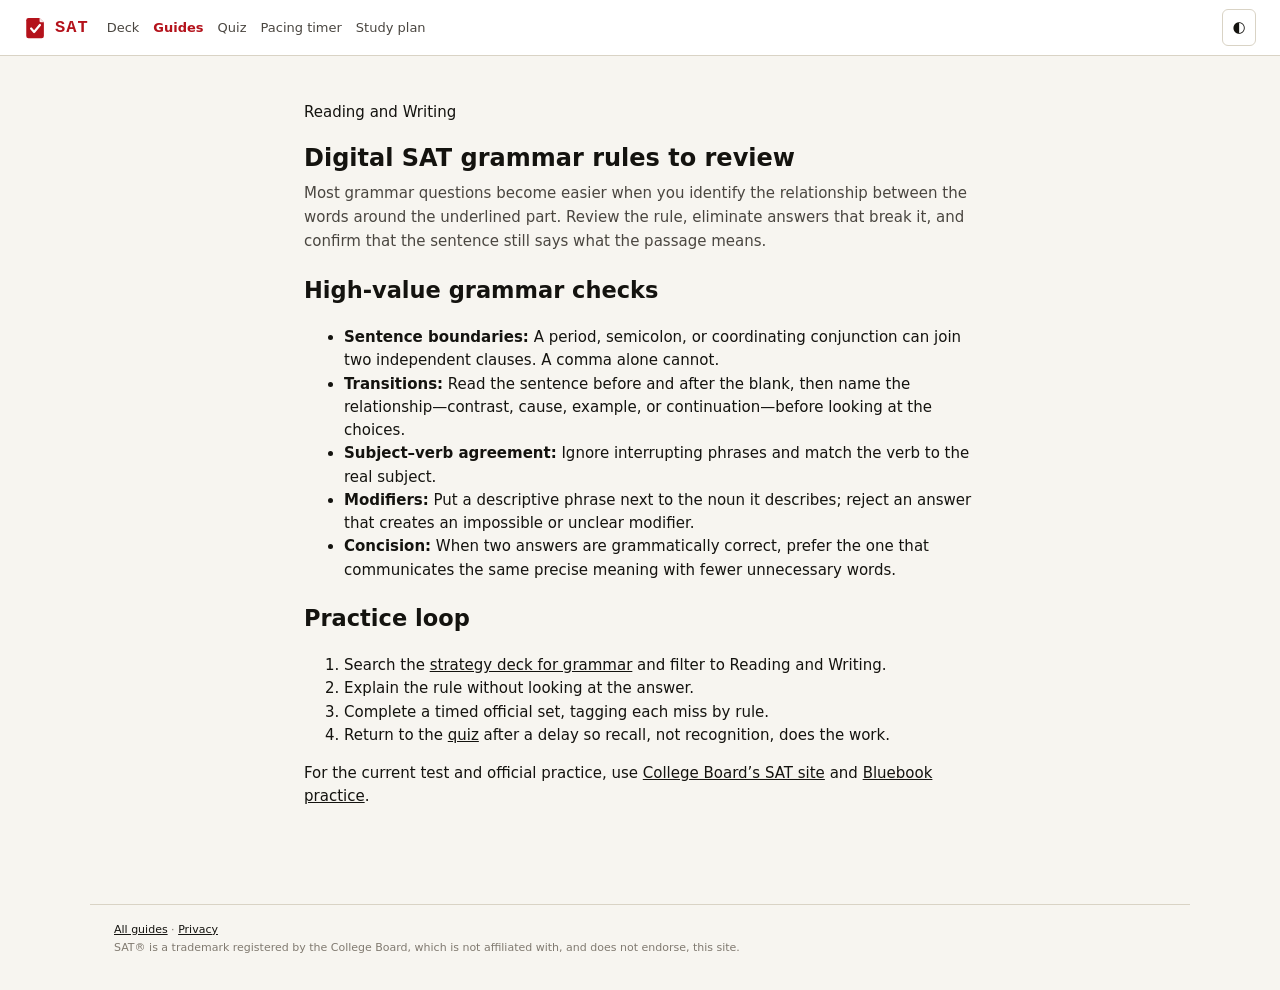
<file: sat-grammar-rules.html>
<!doctype html>
<html lang="en"><head><meta charset="utf-8" /><meta name="viewport" content="width=device-width,initial-scale=1" /><title>Digital SAT Grammar Rules to Review — SAT Strategy Deck</title><meta name="description" content="A practical Digital SAT grammar review: sentence boundaries, commas, transitions, verb agreement, modifiers, and concision, with free practice tools." /><link rel="canonical" href="https://strategy.nicxon.tech/sat-grammar-rules.html" /><meta property="og:title" content="Digital SAT Grammar Rules to Review" /><meta property="og:description" content="Review the grammar patterns that appear often in Digital SAT Reading and Writing questions." /><meta property="og:url" content="https://strategy.nicxon.tech/sat-grammar-rules.html" /><meta property="og:image" content="https://strategy.nicxon.tech/og.png" /><meta name="robots" content="index,follow" /><link rel="stylesheet" href="styles.css" /><link rel="icon" href="/logo.svg" type="image/svg+xml" /><script type="application/ld+json">{"@context":"https://schema.org","@type":"Article","headline":"Digital SAT Grammar Rules to Review","url":"https://strategy.nicxon.tech/sat-grammar-rules.html","isAccessibleForFree":true,"author":{"@type":"Organization","name":"SAT Strategy Deck"}}</script></head>
<body><nav class="sitenav"><a href="/" class="sitenav-brand"><img src="/logo.svg" alt="" width="24" height="24" /><span>SAT</span></a><div class="sitenav-links"><a href="/">Deck</a><a href="/guides.html" class="active">Guides</a><a href="/quiz.html">Quiz</a><a href="/pacing-timer.html">Pacing&nbsp;timer</a><a href="/study-plan.html">Study&nbsp;plan</a></div><button id="theme" class="theme-btn" type="button" aria-label="Toggle theme">◐</button></nav><main class="tool"><p class="eyebrow">Reading and Writing</p><h1>Digital SAT grammar rules to review</h1><p class="intro">Most grammar questions become easier when you identify the relationship between the words around the underlined part. Review the rule, eliminate answers that break it, and confirm that the sentence still says what the passage means.</p><section class="guide"><h2>High-value grammar checks</h2><ul><li><strong>Sentence boundaries:</strong> A period, semicolon, or coordinating conjunction can join two independent clauses. A comma alone cannot.</li><li><strong>Transitions:</strong> Read the sentence before and after the blank, then name the relationship—contrast, cause, example, or continuation—before looking at the choices.</li><li><strong>Subject–verb agreement:</strong> Ignore interrupting phrases and match the verb to the real subject.</li><li><strong>Modifiers:</strong> Put a descriptive phrase next to the noun it describes; reject an answer that creates an impossible or unclear modifier.</li><li><strong>Concision:</strong> When two answers are grammatically correct, prefer the one that communicates the same precise meaning with fewer unnecessary words.</li></ul></section><section class="guide"><h2>Practice loop</h2><ol><li>Search the <a href="/?q=grammar">strategy deck for grammar</a> and filter to Reading and Writing.</li><li>Explain the rule without looking at the answer.</li><li>Complete a timed official set, tagging each miss by rule.</li><li>Return to the <a href="/quiz.html">quiz</a> after a delay so recall, not recognition, does the work.</li></ol><p class="source-note">For the current test and official practice, use <a href="https://satsuite.collegeboard.org/sat" rel="noopener">College Board’s SAT site</a> and <a href="https://bluebook.collegeboard.org/students/practice" rel="noopener">Bluebook practice</a>.</p></section></main><footer><div><a href="/guides.html">All guides</a> · <a href="/privacy.html">Privacy</a></div><div>SAT® is a trademark registered by the College Board, which is not affiliated with, and does not endorse, this site.</div></footer><script src="theme.js"></script></body></html>
</file>
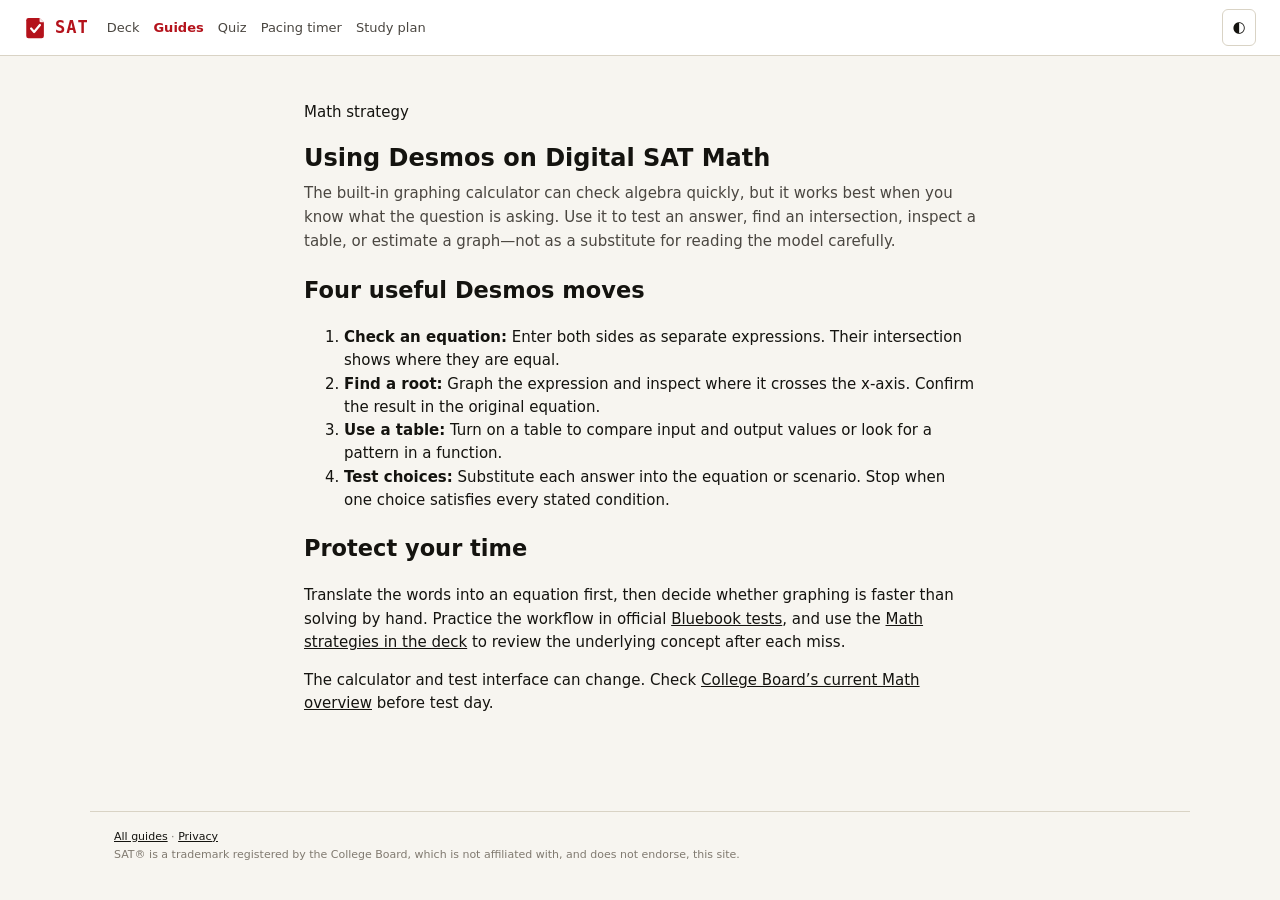
<file: sat-math-desmos-guide.html>
<!doctype html>
<html lang="en"><head><meta charset="utf-8" /><meta name="viewport" content="width=device-width,initial-scale=1" /><title>Using Desmos on Digital SAT Math — SAT Strategy Deck</title><meta name="description" content="Learn a practical workflow for using the built-in Desmos graphing calculator on Digital SAT Math practice without replacing algebraic reasoning." /><link rel="canonical" href="https://strategy.nicxon.tech/sat-math-desmos-guide.html" /><meta property="og:title" content="Using Desmos on Digital SAT Math" /><meta property="og:description" content="A practical Desmos workflow for checking equations, intersections, roots, and tables on Digital SAT Math." /><meta property="og:url" content="https://strategy.nicxon.tech/sat-math-desmos-guide.html" /><meta property="og:image" content="https://strategy.nicxon.tech/og.png" /><meta name="robots" content="index,follow" /><link rel="stylesheet" href="styles.css" /><link rel="icon" href="/logo.svg" type="image/svg+xml" /><script type="application/ld+json">{"@context":"https://schema.org","@type":"Article","headline":"Using Desmos on Digital SAT Math","url":"https://strategy.nicxon.tech/sat-math-desmos-guide.html","isAccessibleForFree":true,"author":{"@type":"Organization","name":"SAT Strategy Deck"}}</script></head>
<body><nav class="sitenav"><a href="/" class="sitenav-brand"><img src="/logo.svg" alt="" width="24" height="24" /><span>SAT</span></a><div class="sitenav-links"><a href="/">Deck</a><a href="/guides.html" class="active">Guides</a><a href="/quiz.html">Quiz</a><a href="/pacing-timer.html">Pacing&nbsp;timer</a><a href="/study-plan.html">Study&nbsp;plan</a></div><button id="theme" class="theme-btn" type="button" aria-label="Toggle theme">◐</button></nav><main class="tool"><p class="eyebrow">Math strategy</p><h1>Using Desmos on Digital SAT Math</h1><p class="intro">The built-in graphing calculator can check algebra quickly, but it works best when you know what the question is asking. Use it to test an answer, find an intersection, inspect a table, or estimate a graph—not as a substitute for reading the model carefully.</p><section class="guide"><h2>Four useful Desmos moves</h2><ol><li><strong>Check an equation:</strong> Enter both sides as separate expressions. Their intersection shows where they are equal.</li><li><strong>Find a root:</strong> Graph the expression and inspect where it crosses the x-axis. Confirm the result in the original equation.</li><li><strong>Use a table:</strong> Turn on a table to compare input and output values or look for a pattern in a function.</li><li><strong>Test choices:</strong> Substitute each answer into the equation or scenario. Stop when one choice satisfies every stated condition.</li></ol></section><section class="guide"><h2>Protect your time</h2><p>Translate the words into an equation first, then decide whether graphing is faster than solving by hand. Practice the workflow in official <a href="https://bluebook.collegeboard.org/students/practice" rel="noopener">Bluebook tests</a>, and use the <a href="/?q=math">Math strategies in the deck</a> to review the underlying concept after each miss.</p><p class="source-note">The calculator and test interface can change. Check <a href="https://satsuite.collegeboard.org/sat/whats-on-the-test/math" rel="noopener">College Board’s current Math overview</a> before test day.</p></section></main><footer><div><a href="/guides.html">All guides</a> · <a href="/privacy.html">Privacy</a></div><div>SAT® is a trademark registered by the College Board, which is not affiliated with, and does not endorse, this site.</div></footer><script src="theme.js"></script></body></html>
</file>
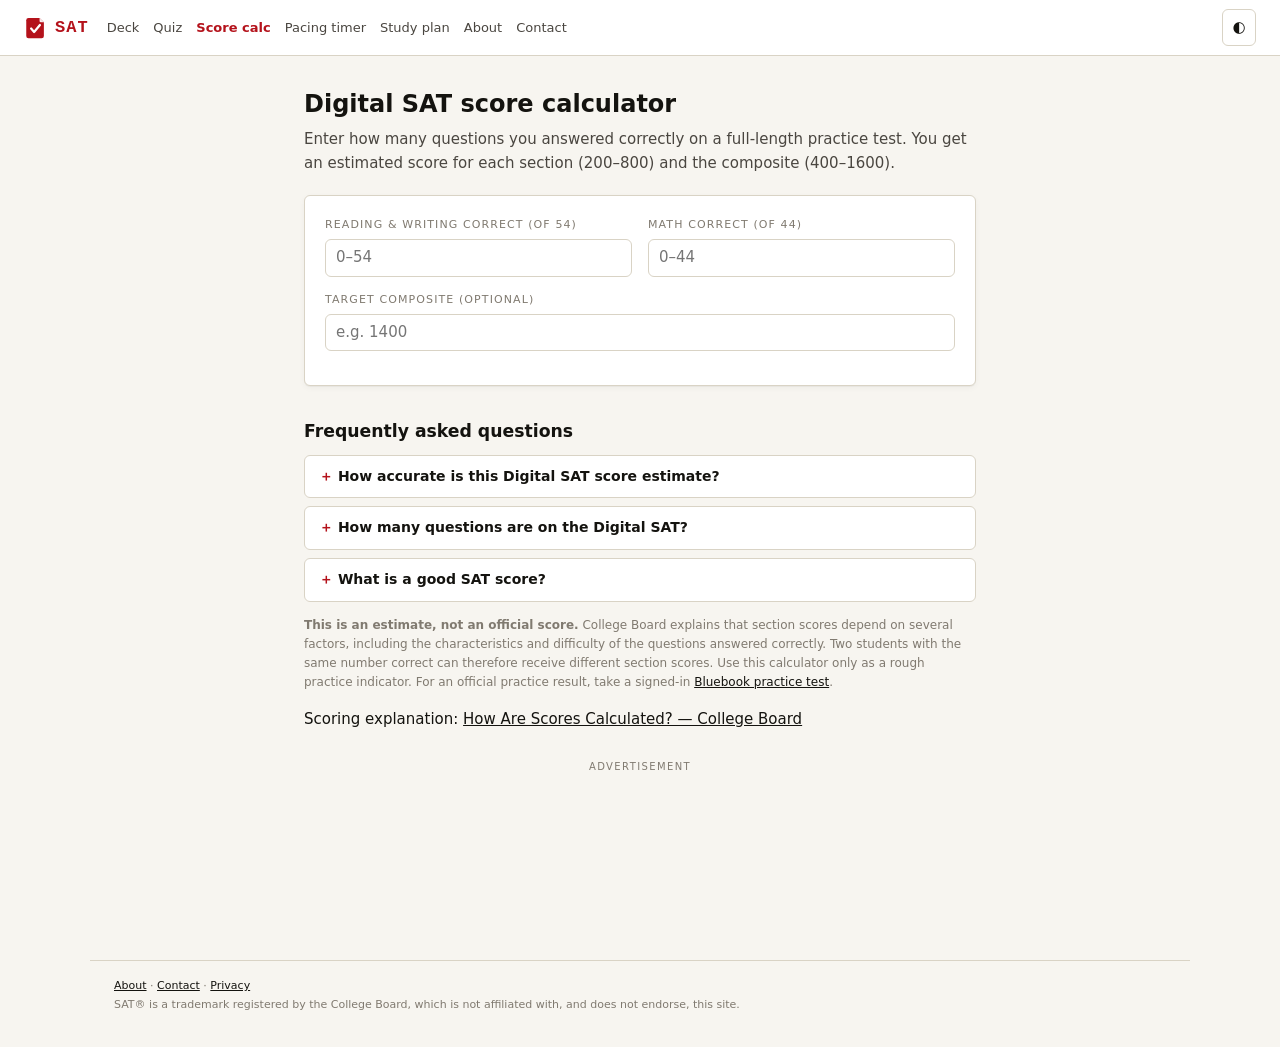
<file: score-calculator.html>
<!doctype html>
<html lang="en">
<head>
  <meta charset="utf-8" />
  <meta name="viewport" content="width=device-width,initial-scale=1" />
  <meta name="description" content="Estimate your Digital SAT section and composite scores from the number of questions you got right in Reading & Writing and Math." />
  <link rel="canonical" href="https://strategy.nicxon.tech/score-calculator.html" />
  <meta property="og:type" content="website" />
  <meta property="og:site_name" content="SAT Strategy Deck" />
  <meta property="og:url" content="https://strategy.nicxon.tech/score-calculator.html" />
  <meta property="og:title" content="Digital SAT Score Calculator (estimate)" />
  <meta property="og:description" content="Estimate your Digital SAT section and composite scores from the number of questions you got right in Reading and Writing and Math." />
  <meta property="og:image" content="https://strategy.nicxon.tech/og.png" />
  <meta name="twitter:card" content="summary_large_image" />
  <meta name="twitter:title" content="Digital SAT Score Calculator (estimate)" />
  <meta name="twitter:description" content="Estimate your Digital SAT section and composite scores from the number of questions you got right in Reading and Writing and Math." />
  <meta name="twitter:image" content="https://strategy.nicxon.tech/og.png" />
  <title>Digital SAT Score Calculator (estimate) — SAT Strategy Deck</title>
  <script src="theme.js"></script>
  <script async src="https://pagead2.googlesyndication.com/pagead/js/adsbygoogle.js?client=ca-pub-5866794555885279" crossorigin="anonymous"></script>
  <link rel="stylesheet" href="styles.css" />
  <link rel="icon" href="/logo.svg" type="image/svg+xml" />
  <link rel="alternate icon" href="/favicon-32.png" sizes="32x32" />
  <link rel="apple-touch-icon" href="/apple-touch-icon.png" />
  <link rel="manifest" href="/site.webmanifest" />
  <meta name="theme-color" content="#b4121b" />
  <meta name="robots" content="index,follow,max-image-preview:large,max-snippet:-1,max-video-preview:-1" />
  <meta name="referrer" content="strict-origin-when-cross-origin" />
  <meta http-equiv="Content-Security-Policy" content="object-src 'none'; base-uri 'self'" />
  <script type="application/ld+json">
  {
    "@context": "https://schema.org",
    "@type": "WebApplication",
    "name": "Digital SAT Score Calculator",
    "url": "https://strategy.nicxon.tech/score-calculator.html",
    "applicationCategory": "EducationalApplication",
    "operatingSystem": "Any (web browser)",
    "description": "Estimate Digital SAT section scores (200-800) and composite (400-1600) from the number of questions answered correctly on a practice test. Estimate only; no official raw-to-scaled table is published.",
    "isAccessibleForFree": true,
    "offers": { "@type": "Offer", "price": "0", "priceCurrency": "USD" }
  }
  </script>
  <script type="application/ld+json">
  {
    "@context": "https://schema.org",
    "@type": "FAQPage",
    "mainEntity": [
      {
        "@type": "Question",
        "name": "How accurate is this Digital SAT score estimate?",
        "acceptedAnswer": {
          "@type": "Answer",
          "text": "It is an approximation. The College Board does not publish a single raw-to-scaled conversion table, real scaling changes with each test form, and the adaptive second module means two students with the same number correct can receive different scores. Use it for tracking progress between practice tests, not as a test-day prediction."
        }
      },
      {
        "@type": "Question",
        "name": "How many questions are on the Digital SAT?",
        "acceptedAnswer": {
          "@type": "Answer",
          "text": "The Reading and Writing section has 54 questions across two modules; the Math section has 44 questions across two modules. This calculator takes the total number you answered correctly in each section."
        }
      },
      {
        "@type": "Question",
        "name": "What is a good SAT score?",
        "acceptedAnswer": {
          "@type": "Answer",
          "text": "On the 400 to 1600 scale, roughly 1200 is above the national average, 1350 and up is competitive for many selective universities, and 1500 and up is in the top few percent. Set your target from the middle-50% score range published by the schools you are applying to."
        }
      }
    ]
  }
  </script>
  <script type="application/ld+json">
  {
    "@context": "https://schema.org",
    "@type": "BreadcrumbList",
    "itemListElement": [
      {
        "@type": "ListItem",
        "position": 1,
        "name": "SAT Strategy Deck",
        "item": "https://strategy.nicxon.tech/"
      },
      {
        "@type": "ListItem",
        "position": 2,
        "name": "Digital SAT score calculator",
        "item": "https://strategy.nicxon.tech/score-calculator.html"
      }
    ]
  }
  </script>
</head>
<body>
  <nav class="sitenav">
    <a href="/" class="sitenav-brand" aria-label="SAT Strategy Deck — home"><img src="/logo.svg" alt="" width="24" height="24" /><span>SAT</span></a>
    <div class="sitenav-links">
      <a href="/">Deck</a>
      <a href="/quiz.html">Quiz</a>
      <a href="/score-calculator.html" class="active">Score&nbsp;calc</a>
      <a href="/pacing-timer.html">Pacing&nbsp;timer</a>
      <a href="/study-plan.html">Study&nbsp;plan</a>
      <a href="/about.html">About</a>
      <a href="/contact.html">Contact</a>
    </div>
    <button id="theme" class="theme-btn" type="button" aria-label="Toggle theme" title="Toggle theme">◐</button>
  </nav>

  <main class="tool">
    <h1>Digital SAT score calculator</h1>
    <p class="intro">
      Enter how many questions you answered correctly on a full-length practice test.
      You get an estimated score for each section (200–800) and the composite (400–1600).
    </p>

    <div class="tool-panel">
      <div class="row">
        <div class="field">
          <label for="rw">Reading &amp; Writing correct (of 54)</label>
          <input id="rw" type="number" min="0" max="54" step="1" inputmode="numeric" placeholder="0–54" />
        </div>
        <div class="field">
          <label for="math">Math correct (of 44)</label>
          <input id="math" type="number" min="0" max="44" step="1" inputmode="numeric" placeholder="0–44" />
        </div>
      </div>
      <div class="field">
        <label for="target">Target composite (optional)</label>
        <input id="target" type="number" min="400" max="1600" step="10" inputmode="numeric" placeholder="e.g. 1400" />
      </div>
    </div>

    <div class="tool-panel out" id="out" hidden>
      <div class="stat"><span>Reading &amp; Writing</span><b id="rwScore">—</b></div>
      <div class="stat"><span>Math</span><b id="mathScore">—</b></div>
      <div class="stat"><span>Composite</span><b class="big" id="total">—</b></div>
      <div class="stat" id="gapRow" hidden><span id="gapLabel">To target</span><b id="gap">—</b></div>
    </div>

    <section class="faq">
      <h2>Frequently asked questions</h2>
      <details>
        <summary>How accurate is this Digital SAT score estimate?</summary>
        <p>It is a rough, unofficial approximation. Digital SAT scores depend on which questions you answered correctly and their characteristics, so two students with the same number correct can earn different section scores. For a scored official practice test, use Bluebook and view the result in My Practice.</p>
      </details>
      <details>
        <summary>How many questions are on the Digital SAT?</summary>
        <p>The Reading and Writing section has 54 questions across two modules; the Math section has 44 questions across two modules. This calculator takes the total number you answered correctly in each section.</p>
      </details>
      <details>
        <summary>What is a good SAT score?</summary>
        <p>A useful target depends on the colleges and programs you are considering. Compare your score with each school’s published middle-50% range rather than relying on one universal cutoff.</p>
      </details>
    </section>
    <p class="disclaimer">
      <strong>This is an estimate, not an official score.</strong> College Board explains that
      section scores depend on several factors, including the characteristics and difficulty
      of the questions answered correctly. Two students with the same number correct can
      therefore receive different section scores. Use this calculator only as a rough practice
      indicator. For an official practice result, take a signed-in <a href="https://bluebook.collegeboard.org/students/practice" rel="noopener">Bluebook practice test</a>.
    </p>
    <p class="source-note">Scoring explanation: <a href="https://satsuite.collegeboard.org/scores/what-scores-mean/how-scores-calculated" rel="noopener">How Are Scores Calculated? — College Board</a></p>
    <aside class="tool-ad">
      <span class="ad-label">Advertisement</span>
      <ins class="adsbygoogle"
           style="display:block"
           data-ad-client="ca-pub-5866794555885279"
           data-ad-slot="6294639082"
           data-ad-format="auto"
           data-full-width-responsive="true"></ins>
      <script>(adsbygoogle = window.adsbygoogle || []).push({});</script>
    </aside>
  </main>

  <footer>
    <div><a href="/about.html">About</a> · <a href="/contact.html">Contact</a> · <a href="/privacy.html">Privacy</a></div>
    <div>SAT® is a trademark registered by the College Board, which is not affiliated with, and does not endorse, this site.</div>
  </footer>

  <script src="score-calc.js"></script>
</body>
</html>
</file>
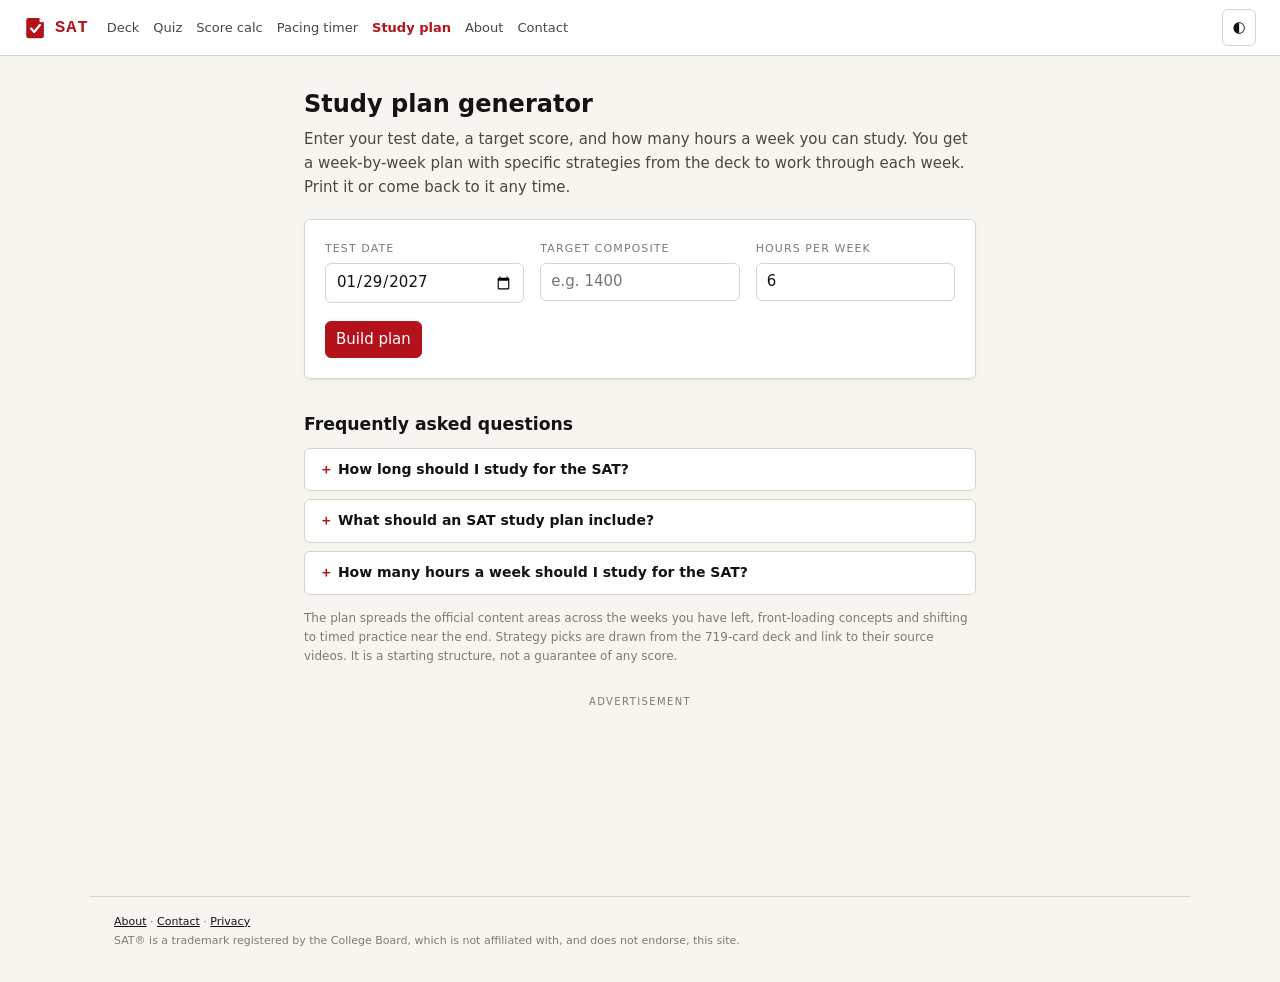
<file: study-plan.html>
<!doctype html>
<html lang="en">
<head>
  <meta charset="utf-8" />
  <meta name="viewport" content="width=device-width,initial-scale=1" />
  <meta name="description" content="Generate a week-by-week Digital SAT study plan from your test date, target score, and weekly hours, with specific strategies pulled from the deck for each week." />
  <link rel="canonical" href="https://strategy.nicxon.tech/study-plan.html" />
  <meta property="og:type" content="website" />
  <meta property="og:site_name" content="SAT Strategy Deck" />
  <meta property="og:url" content="https://strategy.nicxon.tech/study-plan.html" />
  <meta property="og:title" content="SAT Study Plan Generator" />
  <meta property="og:description" content="A week-by-week Digital SAT study plan from your test date, target score and weekly hours, with specific strategies pulled from the deck for each week." />
  <meta property="og:image" content="https://strategy.nicxon.tech/og.png" />
  <meta name="twitter:card" content="summary_large_image" />
  <meta name="twitter:title" content="SAT Study Plan Generator" />
  <meta name="twitter:description" content="A week-by-week Digital SAT study plan from your test date, target score and weekly hours, with specific strategies pulled from the deck for each week." />
  <meta name="twitter:image" content="https://strategy.nicxon.tech/og.png" />
  <title>SAT Study Plan Generator — SAT Strategy Deck</title>
  <script src="theme.js"></script>
  <script async src="https://pagead2.googlesyndication.com/pagead/js/adsbygoogle.js?client=ca-pub-5866794555885279" crossorigin="anonymous"></script>
  <link rel="stylesheet" href="styles.css" />
  <link rel="icon" href="/logo.svg" type="image/svg+xml" />
  <link rel="alternate icon" href="/favicon-32.png" sizes="32x32" />
  <link rel="apple-touch-icon" href="/apple-touch-icon.png" />
  <link rel="manifest" href="/site.webmanifest" />
  <meta name="theme-color" content="#b4121b" />
  <meta name="robots" content="index,follow,max-image-preview:large,max-snippet:-1,max-video-preview:-1" />
  <meta name="referrer" content="strict-origin-when-cross-origin" />
  <meta http-equiv="Content-Security-Policy" content="object-src 'none'; base-uri 'self'" />
  <script type="application/ld+json">
  {
    "@context": "https://schema.org",
    "@type": "WebApplication",
    "name": "SAT Study Plan Generator",
    "url": "https://strategy.nicxon.tech/study-plan.html",
    "applicationCategory": "EducationalApplication",
    "operatingSystem": "Any (web browser)",
    "description": "Generates a week-by-week Digital SAT study plan from your test date, target score, and weekly study hours, drawing specific strategies from the deck for each week. Printable.",
    "isAccessibleForFree": true,
    "offers": { "@type": "Offer", "price": "0", "priceCurrency": "USD" }
  }
  </script>
  <script type="application/ld+json">
  {
    "@context": "https://schema.org",
    "@type": "FAQPage",
    "mainEntity": [
      {
        "@type": "Question",
        "name": "How long should I study for the SAT?",
        "acceptedAnswer": {
          "@type": "Answer",
          "text": "Most students spend two to three months. This generator spreads the official content areas across however many weeks you have left, front-loading concepts and shifting to timed practice near the end."
        }
      },
      {
        "@type": "Question",
        "name": "What should an SAT study plan include?",
        "acceptedAnswer": {
          "@type": "Answer",
          "text": "Targeted content review by section, regular full-length and single-section timed practice, and a review loop where you categorise every wrong answer and re-drill the weakest topic. The generated plan links specific strategies from the deck for each week."
        }
      },
      {
        "@type": "Question",
        "name": "How many hours a week should I study for the SAT?",
        "acceptedAnswer": {
          "@type": "Answer",
          "text": "Four to eight hours a week is typical. Enter your real availability: the plan scales the number of practice sets and strategy picks to the hours you give it."
        }
      }
    ]
  }
  </script>
  <script type="application/ld+json">
  {
    "@context": "https://schema.org",
    "@type": "BreadcrumbList",
    "itemListElement": [
      {
        "@type": "ListItem",
        "position": 1,
        "name": "SAT Strategy Deck",
        "item": "https://strategy.nicxon.tech/"
      },
      {
        "@type": "ListItem",
        "position": 2,
        "name": "SAT study plan generator",
        "item": "https://strategy.nicxon.tech/study-plan.html"
      }
    ]
  }
  </script>
</head>
<body>
  <nav class="sitenav">
    <a href="/" class="sitenav-brand" aria-label="SAT Strategy Deck — home"><img src="/logo.svg" alt="" width="24" height="24" /><span>SAT</span></a>
    <div class="sitenav-links">
      <a href="/">Deck</a>
      <a href="/quiz.html">Quiz</a>
      <a href="/score-calculator.html">Score&nbsp;calc</a>
      <a href="/pacing-timer.html">Pacing&nbsp;timer</a>
      <a href="/study-plan.html" class="active">Study&nbsp;plan</a>
      <a href="/about.html">About</a>
      <a href="/contact.html">Contact</a>
    </div>
    <button id="theme" class="theme-btn" type="button" aria-label="Toggle theme" title="Toggle theme">◐</button>
  </nav>

  <main class="tool">
    <h1>Study plan generator</h1>
    <p class="intro">
      Enter your test date, a target score, and how many hours a week you can study.
      You get a week-by-week plan with specific strategies from the deck to work through
      each week. Print it or come back to it any time.
    </p>

    <div class="tool-panel no-print">
      <div class="row">
        <div class="field">
          <label for="date">Test date</label>
          <input id="date" type="date" />
        </div>
        <div class="field">
          <label for="target">Target composite</label>
          <input id="target" type="number" min="400" max="1600" step="10" inputmode="numeric" placeholder="e.g. 1400" />
        </div>
        <div class="field">
          <label for="hours">Hours per week</label>
          <input id="hours" type="number" min="1" max="40" step="1" inputmode="numeric" value="6" />
        </div>
      </div>
      <div class="btns">
        <button id="make" class="primary" type="button">Build plan</button>
        <button id="print" type="button" hidden>Print plan</button>
      </div>
      <p class="disclaimer" id="err" hidden></p>
    </div>

    <div id="plan"></div>

    <section class="faq">
      <h2>Frequently asked questions</h2>
      <details>
        <summary>How long should I study for the SAT?</summary>
        <p>Most students spend two to three months. This generator spreads the official content areas across however many weeks you have left, front-loading concepts and shifting to timed practice near the end.</p>
      </details>
      <details>
        <summary>What should an SAT study plan include?</summary>
        <p>Targeted content review by section, regular full-length and single-section timed practice, and a review loop where you categorise every wrong answer and re-drill the weakest topic. The generated plan links specific strategies from the deck for each week.</p>
      </details>
      <details>
        <summary>How many hours a week should I study for the SAT?</summary>
        <p>Four to eight hours a week is typical. Enter your real availability: the plan scales the number of practice sets and strategy picks to the hours you give it.</p>
      </details>
    </section>
    <p class="disclaimer">
      The plan spreads the official content areas across the weeks you have left, front-loading
      concepts and shifting to timed practice near the end. Strategy picks are drawn from the
      719-card deck and link to their source videos. It is a starting structure, not a
      guarantee of any score.
    </p>
    <aside class="tool-ad no-print">
      <span class="ad-label">Advertisement</span>
      <ins class="adsbygoogle"
           style="display:block"
           data-ad-client="ca-pub-5866794555885279"
           data-ad-slot="6294639082"
           data-ad-format="auto"
           data-full-width-responsive="true"></ins>
      <script>(adsbygoogle = window.adsbygoogle || []).push({});</script>
    </aside>
  </main>

  <footer>
    <div><a href="/about.html">About</a> · <a href="/contact.html">Contact</a> · <a href="/privacy.html">Privacy</a></div>
    <div>SAT® is a trademark registered by the College Board, which is not affiliated with, and does not endorse, this site.</div>
  </footer>

  <script src="study-plan.js"></script>
</body>
</html>
</file>
<file: styles.css>
/* SAT Strategy Deck — single stylesheet, light/dark, no dependencies. */

:root {
  --bg: #f7f5f0;
  --surface: #ffffff;
  --surface-2: #f0ece4;
  --ink: #14130f;
  --ink-2: #4a4640;
  --ink-3: #807a70;
  --line: #d9d3c5;
  --accent: #b4121b;
  --accent-soft: #f5dad9;
  --good: #2c6e3f;
  --good-soft: #d9ead3;
  --radius: 6px;
  --shadow: 0 1px 0 rgba(0, 0, 0, 0.04), 0 2px 6px rgba(0, 0, 0, 0.04);
}

[data-theme="dark"] {
  --bg: #0e0d0b;
  --surface: #1a1814;
  --surface-2: #221f1a;
  --ink: #f4ede0;
  --ink-2: #c4bdaf;
  --ink-3: #7a7266;
  --line: #2c2820;
  --accent: #d24d55;
  --accent-soft: #3a1e21;
  --good: #79c08b;
  --good-soft: #1f3a26;
  --shadow: 0 1px 0 rgba(0, 0, 0, 0.6), 0 2px 6px rgba(0, 0, 0, 0.5);
}

* { box-sizing: border-box; }

html, body {
  margin: 0;
  padding: 0;
  background: var(--bg);
  color: var(--ink);
  font: 15px/1.55 -apple-system, BlinkMacSystemFont, "Segoe UI", system-ui, sans-serif;
  -webkit-font-smoothing: antialiased;
  text-rendering: optimizeLegibility;
}

a { color: var(--ink); }
a:hover { color: var(--accent); }

button {
  font: inherit;
  background: var(--surface);
  color: var(--ink);
  border: 1px solid var(--line);
  border-radius: var(--radius);
  padding: 6px 10px;
  cursor: pointer;
  transition: background 0.1s ease, border-color 0.1s ease, transform 0.1s ease;
}
button:hover { background: var(--surface-2); border-color: var(--ink-3); }
button:active { transform: translateY(1px); }
button.primary { background: var(--accent); color: white; border-color: var(--accent); }
button.primary:hover { background: var(--accent); filter: brightness(0.9); }

input, select {
  font: inherit;
  background: var(--surface);
  color: var(--ink);
  border: 1px solid var(--line);
  border-radius: var(--radius);
  padding: 6px 10px;
}
input:focus, select:focus { outline: 2px solid var(--accent-soft); border-color: var(--accent); }

/* Topbar */
.topbar {
  display: flex;
  align-items: center;
  justify-content: space-between;
  gap: 16px;
  padding: 18px 24px;
  border-bottom: 1px solid var(--line);
  background: var(--surface);
}
.brand { display: flex; flex-direction: column; gap: 2px; min-width: 0; }
.logo {
  font: 700 22px/1 "JetBrains Mono", "Fira Mono", "Menlo", monospace;
  letter-spacing: 0.04em;
  color: var(--accent);
}
.subtitle { font-size: 12px; color: var(--ink-3); letter-spacing: 0.06em; text-transform: uppercase; }
.controls { display: flex; gap: 8px; align-items: center; }
.controls input[type=search] { width: 280px; }
.controls button { width: 36px; padding: 6px 0; }

main {
  max-width: 1100px;
  margin: 0 auto;
  padding: 24px;
}

/* Strategy of the day */
.sotd {
  background: var(--accent);
  color: white;
  border-radius: 8px;
  padding: 22px 26px;
  margin-bottom: 24px;
  box-shadow: var(--shadow);
}
.sotd-label {
  font-size: 11px;
  letter-spacing: 0.18em;
  opacity: 0.85;
  margin-bottom: 6px;
}
.sotd-rule {
  font-size: 22px;
  font-weight: 600;
  line-height: 1.3;
  margin-bottom: 8px;
}
.sotd-why { font-size: 14px; opacity: 0.92; margin-bottom: 12px; }
.sotd-source { font-size: 12px; }
.sotd-source a { color: white; text-decoration: underline; text-decoration-color: rgba(255,255,255,0.4); }
.sotd-source a:hover { text-decoration-color: white; }

/* Filters */
.filters { margin-bottom: 18px; }
.filter-row {
  display: flex;
  gap: 20px;
  align-items: flex-start;
  flex-wrap: wrap;
  margin-bottom: 12px;
}
.filter-group { display: flex; flex-direction: column; gap: 6px; min-width: 0; }
.filter-group.right { margin-left: auto; align-items: flex-end; gap: 6px; flex-direction: row; flex-wrap: wrap; }
.filter-label {
  font-size: 11px;
  letter-spacing: 0.12em;
  text-transform: uppercase;
  color: var(--ink-3);
}
.chips { display: flex; flex-wrap: wrap; gap: 6px; }
.chip {
  font-size: 12px;
  padding: 4px 10px;
  border: 1px solid var(--line);
  border-radius: 999px;
  background: var(--surface);
  cursor: pointer;
  user-select: none;
  color: var(--ink-2);
  transition: all 0.1s ease;
}
.chip:hover { color: var(--ink); }
.chip.active {
  background: var(--ink);
  color: var(--bg);
  border-color: var(--ink);
}

/* Progress */
.progress {
  background: var(--surface);
  border: 1px solid var(--line);
  border-radius: var(--radius);
  padding: 12px 14px;
  margin-bottom: 18px;
  display: flex;
  flex-direction: column;
  gap: 8px;
}
.progress-bar {
  height: 6px;
  background: var(--surface-2);
  border-radius: 999px;
  overflow: hidden;
}
.progress-fill {
  height: 100%;
  background: var(--good);
  width: 0%;
  transition: width 0.3s ease;
}
.progress-text { font-size: 12px; color: var(--ink-3); }

/* Cards */
.cards { display: grid; grid-template-columns: repeat(auto-fill, minmax(330px, 1fr)); gap: 14px; }
.card {
  background: var(--surface);
  border: 1px solid var(--line);
  border-radius: var(--radius);
  padding: 14px 16px;
  display: flex;
  flex-direction: column;
  gap: 8px;
  position: relative;
  transition: transform 0.1s ease, box-shadow 0.1s ease;
  box-shadow: var(--shadow);
}
.card:hover { transform: translateY(-1px); box-shadow: 0 4px 14px rgba(0,0,0,0.06); }

.card-header { display: flex; align-items: flex-start; gap: 10px; }
.card-checkbox {
  appearance: none;
  width: 20px; height: 20px;
  border: 1.5px solid var(--ink-3);
  border-radius: 4px;
  cursor: pointer;
  flex-shrink: 0;
  margin-top: 1px;
  position: relative;
  transition: all 0.1s ease;
}
.card-checkbox:checked {
  background: var(--good);
  border-color: var(--good);
}
.card-checkbox:checked::after {
  content: "";
  position: absolute;
  left: 5px; top: 1px;
  width: 6px; height: 11px;
  border: solid white;
  border-width: 0 2px 2px 0;
  transform: rotate(45deg);
}
.card.practiced { opacity: 0.55; }
.card.practiced .card-rule { text-decoration: line-through; text-decoration-color: var(--ink-3); }

.card-body { flex: 1; min-width: 0; }
.card-section {
  font-size: 10px;
  letter-spacing: 0.14em;
  text-transform: uppercase;
  color: var(--accent);
  font-weight: 700;
  margin-bottom: 2px;
}
.card-rule { font-size: 15px; font-weight: 600; line-height: 1.35; margin: 0 0 6px; }
.card-why { font-size: 13px; color: var(--ink-2); line-height: 1.5; }

.card-tags { display: flex; flex-wrap: wrap; gap: 4px; margin-top: 6px; }
.tag {
  font-size: 10px;
  color: var(--ink-3);
  background: var(--surface-2);
  padding: 2px 7px;
  border-radius: 4px;
  letter-spacing: 0.04em;
}

.card-source {
  font-size: 11px;
  color: var(--ink-3);
  border-top: 1px solid var(--line);
  padding-top: 8px;
  display: flex;
  justify-content: space-between;
  align-items: center;
  gap: 8px;
}
.card-source .channel { font-weight: 600; color: var(--ink-2); letter-spacing: 0.04em; }
.card-source a { color: var(--accent); text-decoration: none; font-size: 11px; }
.card-source a:hover { text-decoration: underline; }

.empty {
  text-align: center;
  color: var(--ink-3);
  padding: 40px 20px;
  font-size: 14px;
}

/* In-feed ad — occupies one grid cell, styled like a card, with a required label */
.ad-slot {
  background: var(--surface);
  border: 1px solid var(--line);
  border-radius: var(--radius);
  padding: 14px 16px;
  display: flex;
  flex-direction: column;
  gap: 8px;
  box-shadow: var(--shadow);
  min-height: 260px;         /* reserved so the grid doesn't reflow when the ad loads */
  overflow: hidden;
}
.ad-slot .ad-label {
  font-size: 10px;
  letter-spacing: 0.14em;
  text-transform: uppercase;
  color: var(--ink-3);
}
.ad-slot .ad-target { flex: 1; display: block; min-height: 0; }
.ad-slot .adsbygoogle { display: block; width: 100%; }

footer {
  max-width: 1100px;
  margin: 24px auto 32px;
  padding: 0 24px;
  font-size: 11px;
  color: var(--ink-3);
  line-height: 1.7;
  border-top: 1px solid var(--line);
  padding-top: 16px;
}

/* ---- Site nav (every page) ---- */
.sitenav {
  display: flex;
  align-items: center;
  gap: 18px;
  flex-wrap: wrap;
  padding: 9px 24px;
  background: var(--surface);
  border-bottom: 1px solid var(--line);
  position: sticky; top: 0; z-index: 20;
}
.sitenav-brand {
  display: inline-flex;
  align-items: center;
  gap: 7px;
  font: 700 17px/1 "JetBrains Mono", "Fira Mono", "Menlo", monospace;
  letter-spacing: 0.06em;
  color: var(--accent);
  text-decoration: none;
}
.sitenav-brand img { width: 24px; height: 24px; display: block; }
.sitenav-links { display: flex; gap: 14px; flex-wrap: wrap; flex: 1; }
.sitenav-links a { font-size: 13px; color: var(--ink-2); text-decoration: none; }
.sitenav-links a:hover { color: var(--accent); }
.sitenav-links a.active { color: var(--accent); font-weight: 600; }
.sitenav .theme-btn { width: 34px; padding: 6px 0; }

/* ---- Generic content page (about, contact) ---- */
.page { max-width: 780px; margin: 0 auto; padding: 30px 24px 56px; }
.page h1 { font-size: 1.7rem; margin: 0 0 6px; }
.page h2 { font-size: 1.15rem; margin: 30px 0 8px; }
.page p, .page li { color: var(--ink-2); line-height: 1.65; }
.page a { color: var(--accent); }
.page code { background: var(--surface-2); padding: 1px 5px; border-radius: 4px; font-size: 0.9em; }
.page .lead { font-size: 1.05rem; color: var(--ink); }

/* ---- Tool pages ---- */
.tool { max-width: 720px; margin: 0 auto; padding: 30px 24px 56px; }
.tool > h1 { font-size: 1.6rem; margin: 0 0 4px; }
.tool > .intro { color: var(--ink-2); line-height: 1.6; margin: 0 0 20px; }
.tool-panel {
  background: var(--surface);
  border: 1px solid var(--line);
  border-radius: var(--radius);
  box-shadow: var(--shadow);
  padding: 20px;
  margin-bottom: 18px;
}
.tool .field { margin-bottom: 14px; }
.tool label { display: block; font-size: 11px; text-transform: uppercase; letter-spacing: 0.1em; color: var(--ink-3); margin-bottom: 6px; }
.tool input[type=number], .tool input[type=date], .tool select { width: 100%; }
.tool .row { display: flex; gap: 16px; flex-wrap: wrap; }
.tool .row > .field { flex: 1; min-width: 150px; }
.tool .btns { display: flex; gap: 8px; flex-wrap: wrap; margin-top: 4px; }
.tool .out { margin-top: 4px; }
.tool .big { font-size: 34px; font-weight: 700; color: var(--accent); line-height: 1.1; }
.tool .stat { display: flex; justify-content: space-between; padding: 6px 0; border-bottom: 1px dashed var(--line); font-size: 14px; }
.tool .stat:last-child { border-bottom: 0; }
.tool .stat b { font-weight: 700; }
.disclaimer { font-size: 12px; color: var(--ink-3); line-height: 1.6; margin-top: 14px; }

/* Responsive display ad on the tool pages */
.tool-ad { max-width: 720px; margin: 28px auto 0; }
.tool-ad .ad-label {
  display: block;
  font-size: 10px;
  letter-spacing: 0.14em;
  text-transform: uppercase;
  color: var(--ink-3);
  text-align: center;
  margin-bottom: 6px;
}
.tool-ad ins { display: block; min-height: 100px; }

/* pacing timer */
.clock { font: 700 52px/1 "JetBrains Mono", "Fira Mono", "Menlo", monospace; letter-spacing: 0.02em; text-align: center; margin: 6px 0 14px; }
.clock.warn { color: #c07c15; }
.clock.danger { color: var(--accent); }
.pace-line { display: flex; justify-content: space-between; font-size: 14px; padding: 6px 0; }
.pace-status { text-align: center; font-weight: 600; margin-top: 8px; min-height: 1.4em; }
.pace-status.ahead { color: var(--good); }
.pace-status.behind { color: var(--accent); }
.track { height: 8px; background: var(--surface-2); border-radius: 999px; overflow: hidden; margin-top: 12px; }
.track > div { height: 100%; background: var(--good); width: 0; transition: width 0.25s ease; }

/* study plan + quiz output */
.plan-week { background: var(--surface); border: 1px solid var(--line); border-radius: var(--radius); padding: 14px 16px; margin-bottom: 12px; }
.plan-week h3 { margin: 0 0 4px; font-size: 14px; }
.plan-week .focus { font-size: 11px; text-transform: uppercase; letter-spacing: 0.12em; color: var(--accent); font-weight: 700; }
.plan-week ul { margin: 8px 0 0; padding-left: 1.2em; }
.plan-week li { font-size: 13px; line-height: 1.55; margin: 4px 0; }
.plan-week .task { font-size: 13px; color: var(--ink-2); margin-top: 8px; }

.quiz-prompt { font-size: 17px; line-height: 1.5; margin: 10px 0; }
.quiz-meta { font-size: 11px; text-transform: uppercase; letter-spacing: 0.12em; color: var(--accent); font-weight: 700; }
.quiz-answer { background: var(--surface-2); border-radius: var(--radius); padding: 12px 14px; margin: 12px 0; font-size: 15px; line-height: 1.5; }
.quiz-grade { display: flex; gap: 8px; flex-wrap: wrap; }
.quiz-grade button { flex: 1; min-width: 70px; }
.quiz-progress { font-size: 12px; color: var(--ink-3); margin-bottom: 10px; }

/* FAQ (tool pages) */
.faq { margin-top: 32px; }
.faq h2 { font-size: 1.15rem; margin: 0 0 10px; }
.faq details {
  border: 1px solid var(--line);
  border-radius: var(--radius);
  background: var(--surface);
  padding: 10px 14px;
  margin-bottom: 8px;
}
.faq summary {
  cursor: pointer;
  font-weight: 600;
  font-size: 14px;
  list-style: none;
}
.faq summary::-webkit-details-marker { display: none; }
.faq summary::before { content: "＋ "; color: var(--accent); font-weight: 700; }
.faq details[open] summary::before { content: "－ "; }
.faq details p { margin: 10px 0 2px; font-size: 13px; line-height: 1.6; color: var(--ink-2); }

@media print {
  .sitenav, footer, .no-print { display: none !important; }
  .plan-week { break-inside: avoid; }
}

/* Mobile */
@media (max-width: 700px) {
  .topbar { flex-wrap: wrap; padding: 14px 16px; }
  .controls { width: 100%; }
  .controls input[type=search] { flex: 1; width: auto; }
  main { padding: 16px; }
  .cards { grid-template-columns: 1fr; }
  .sotd-rule { font-size: 18px; }
  .filter-group.right { width: 100%; margin-left: 0; }
  .ad-slot { min-height: 300px; }
  .sitenav { padding: 9px 16px; gap: 12px; }
  .clock { font-size: 44px; }
}
</file>
